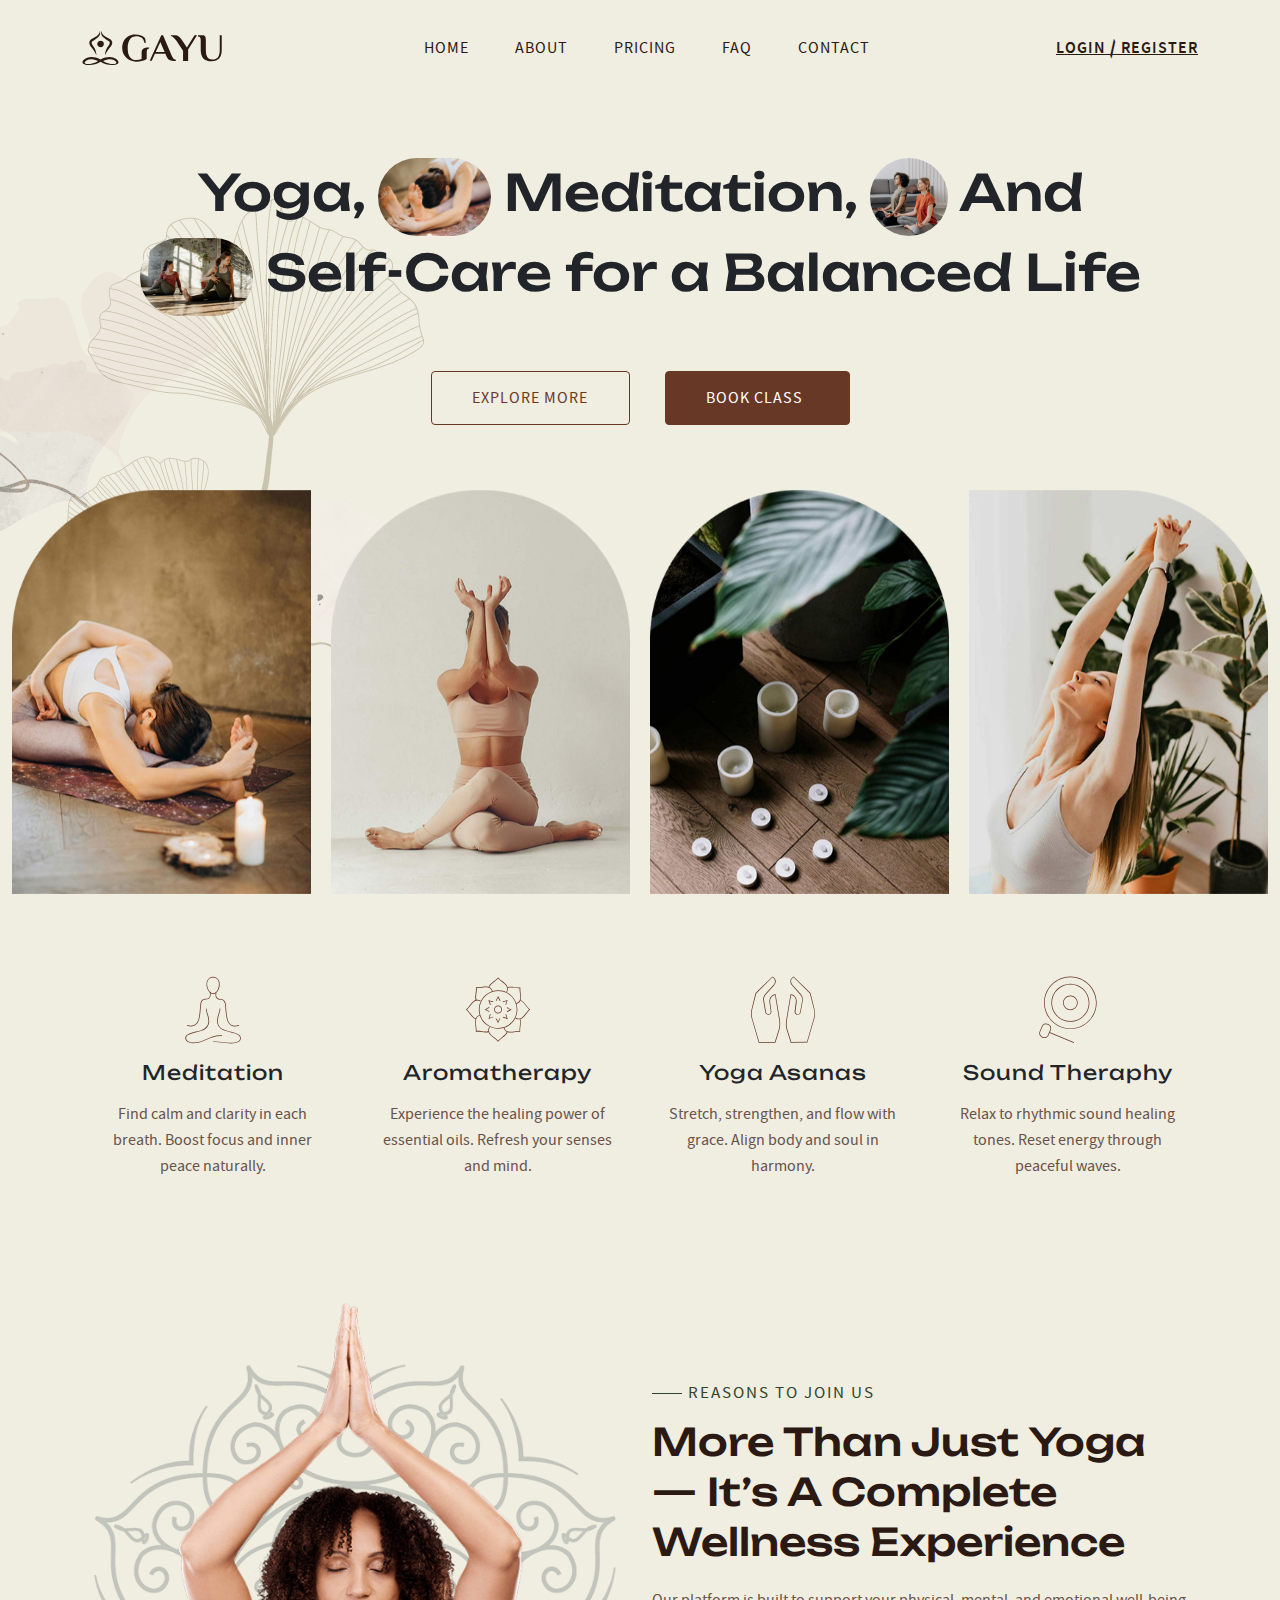
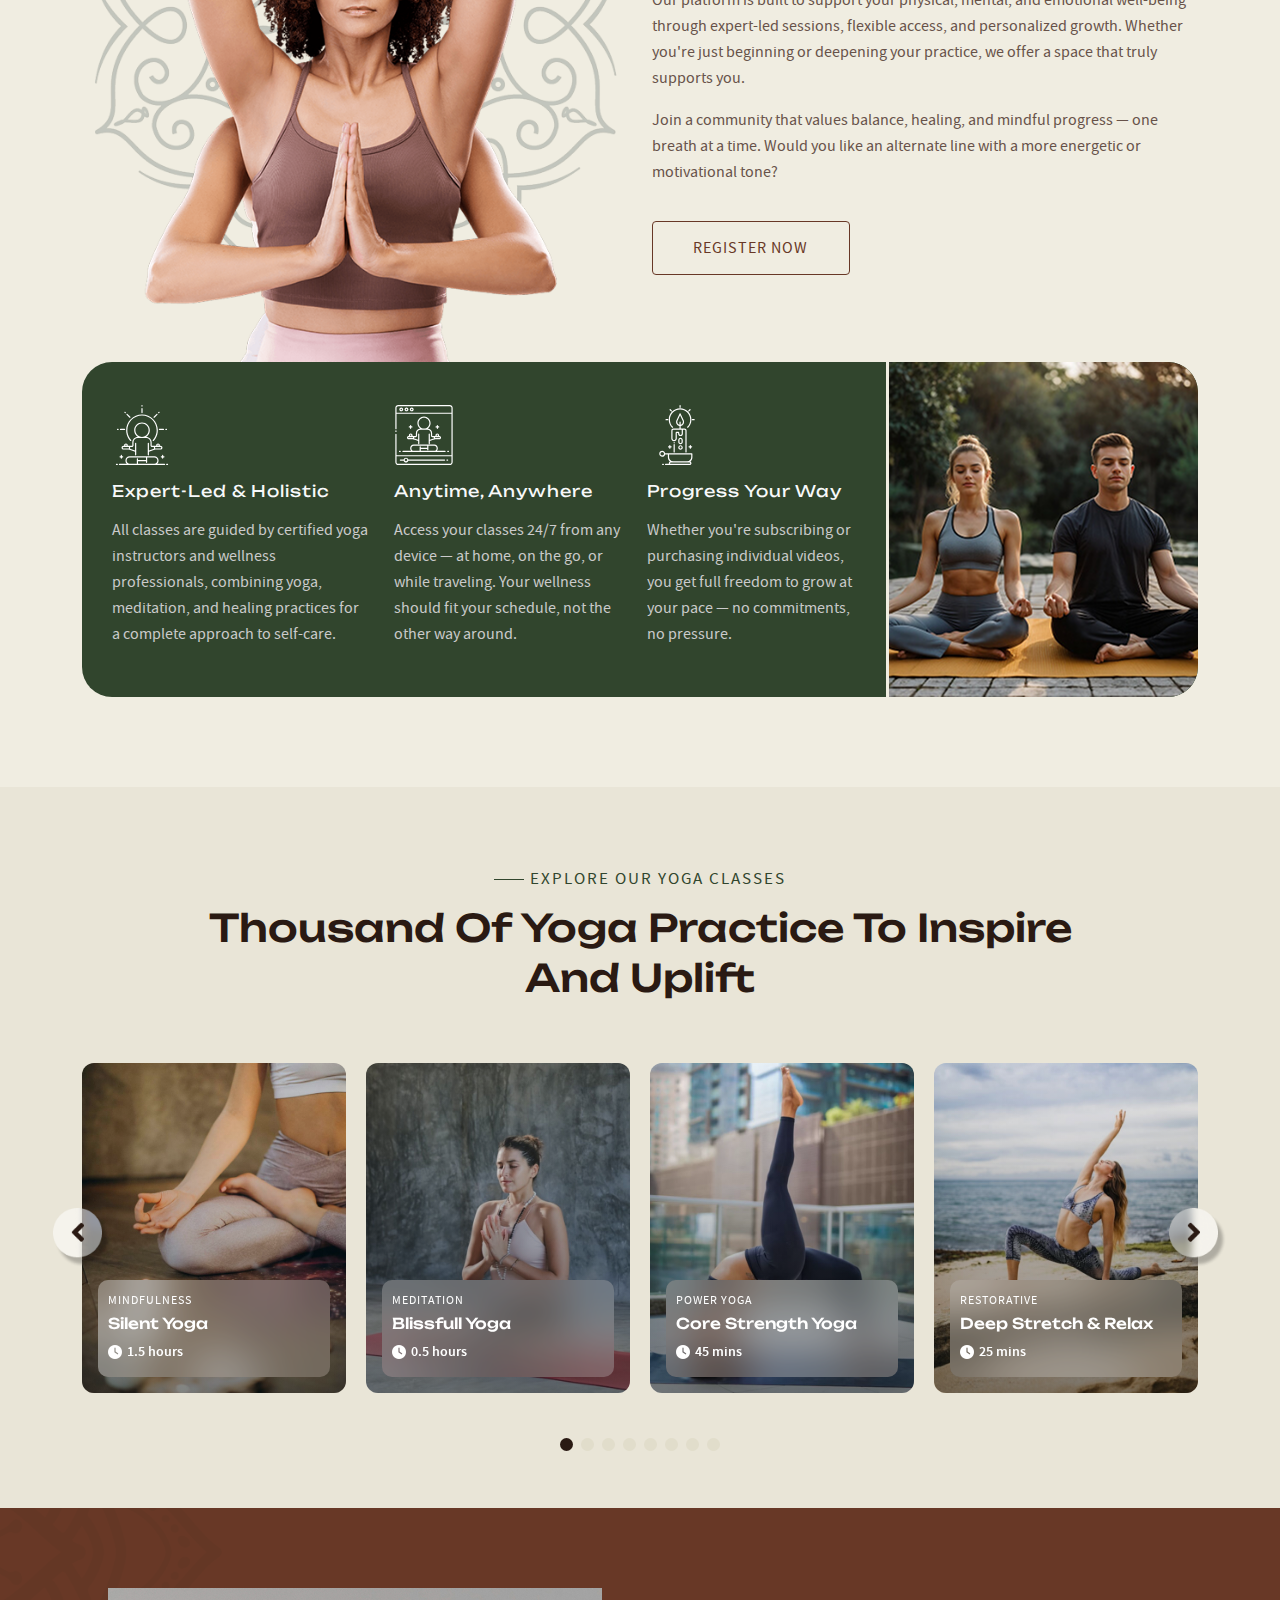
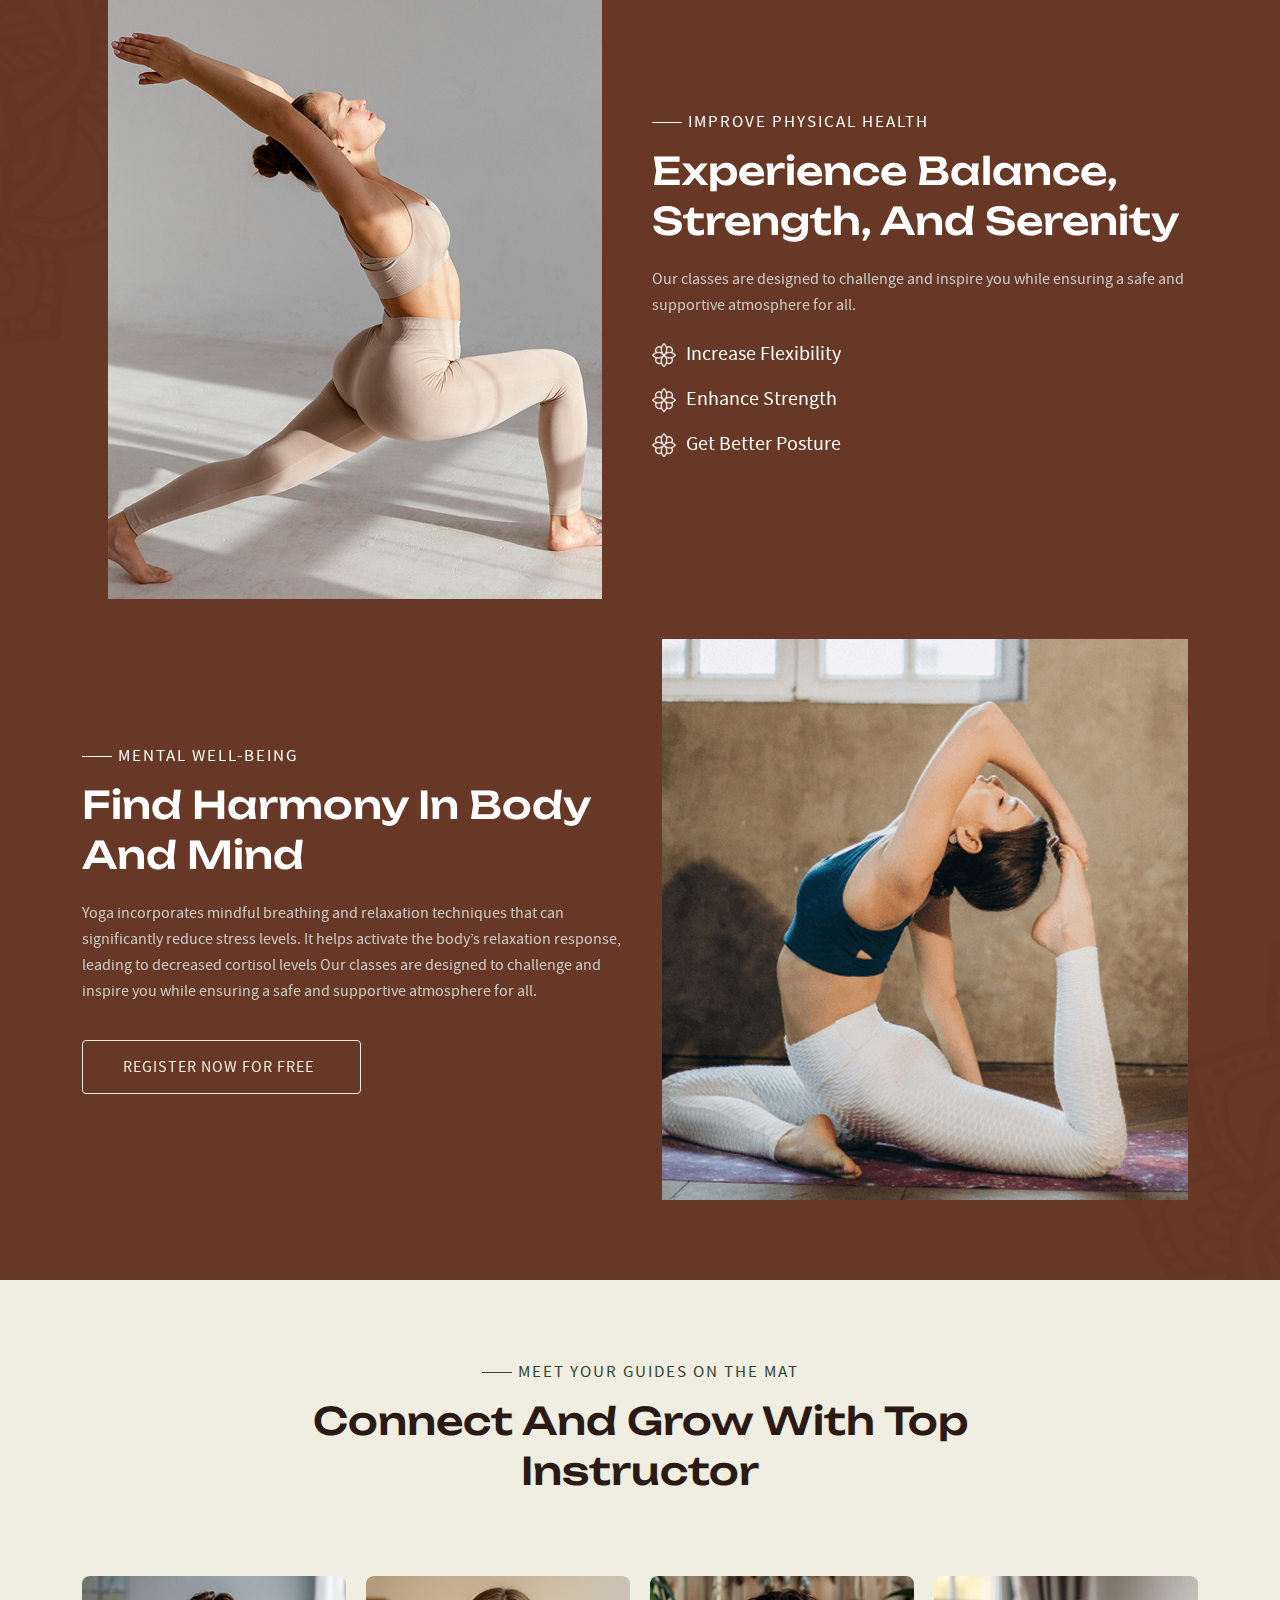
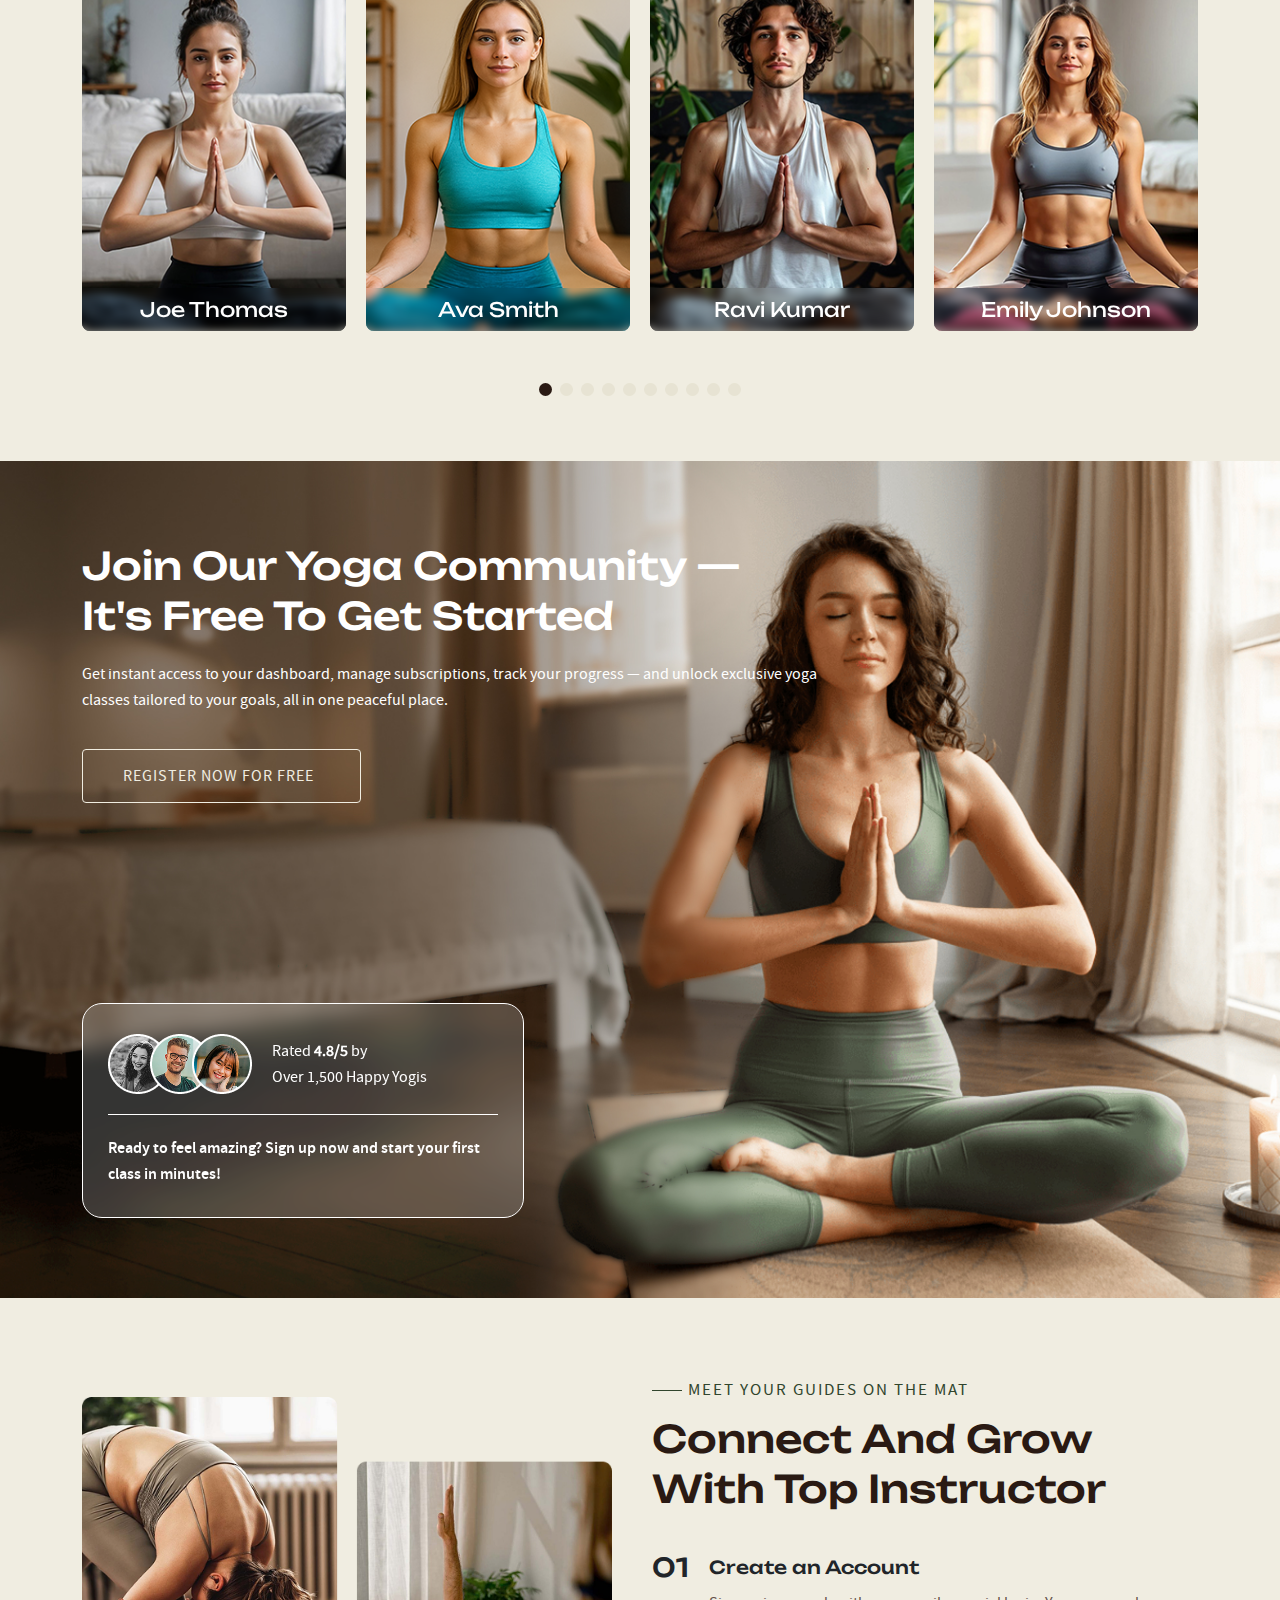
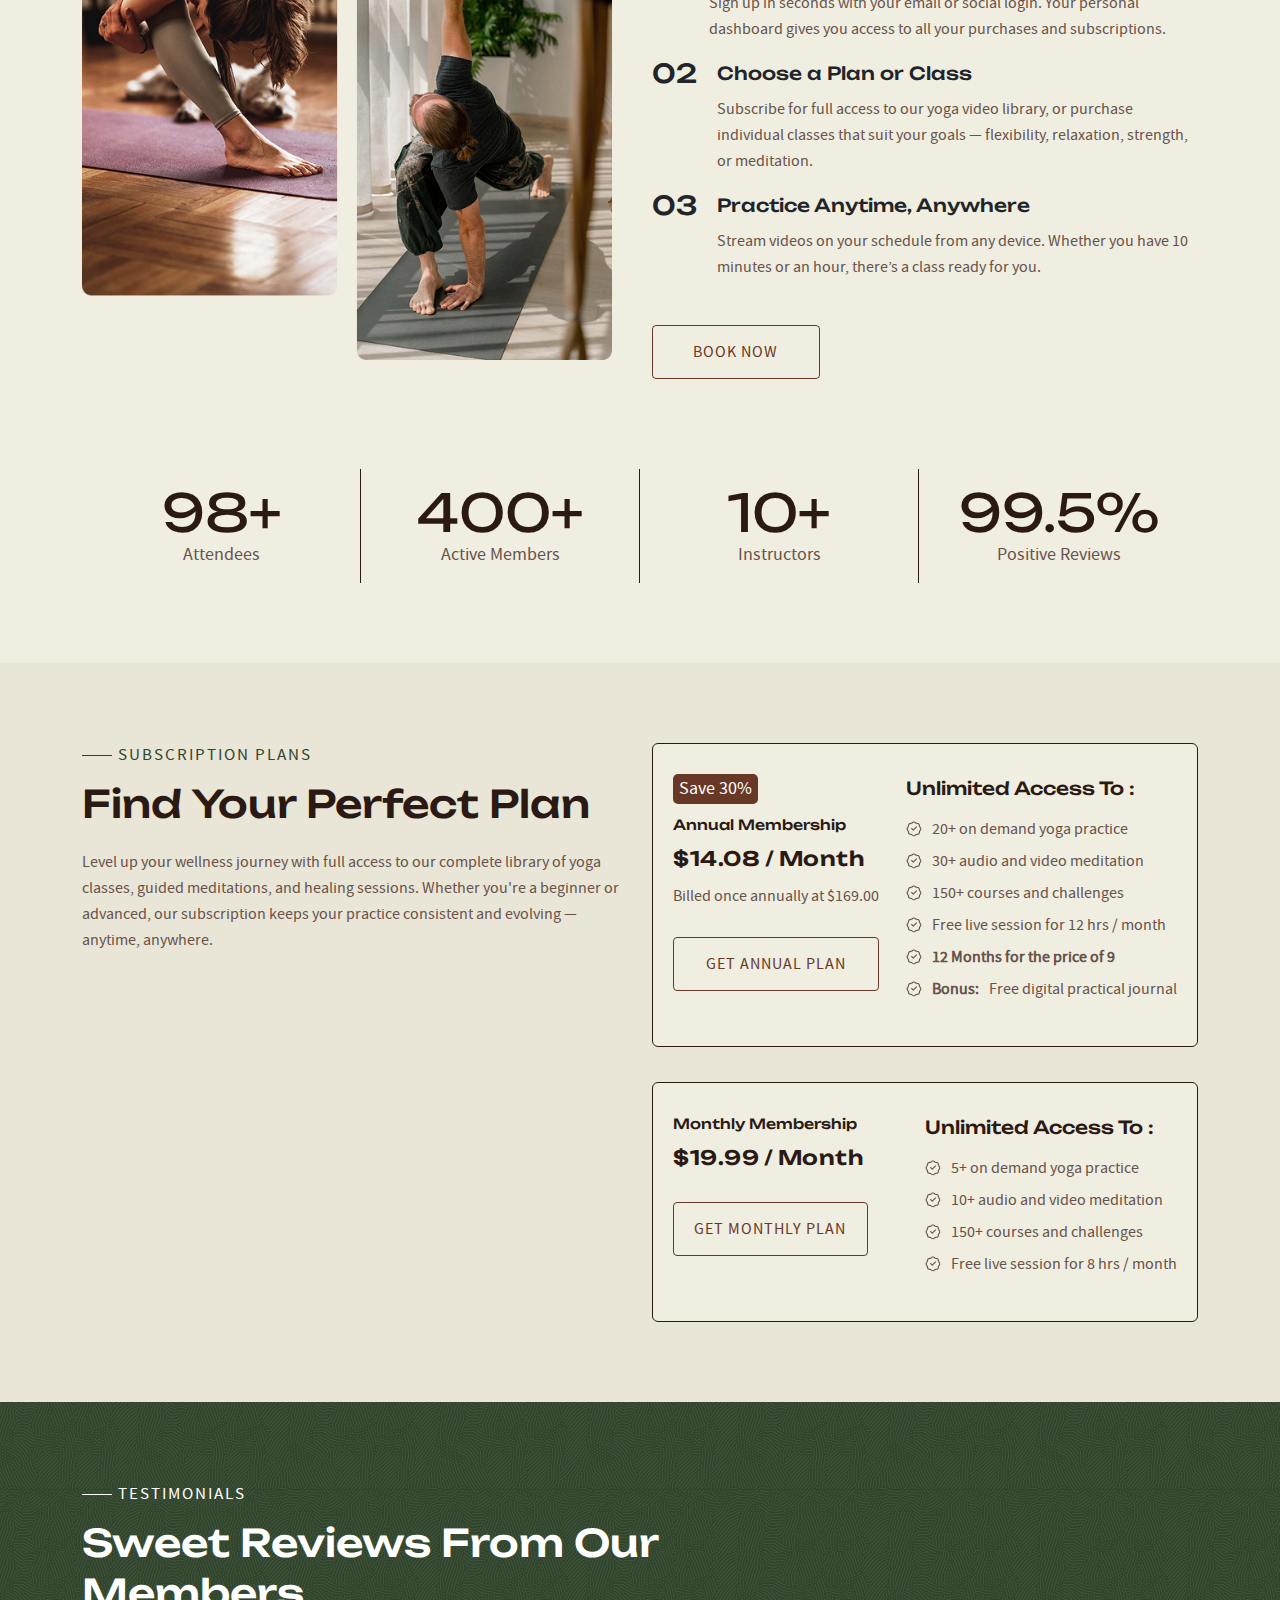
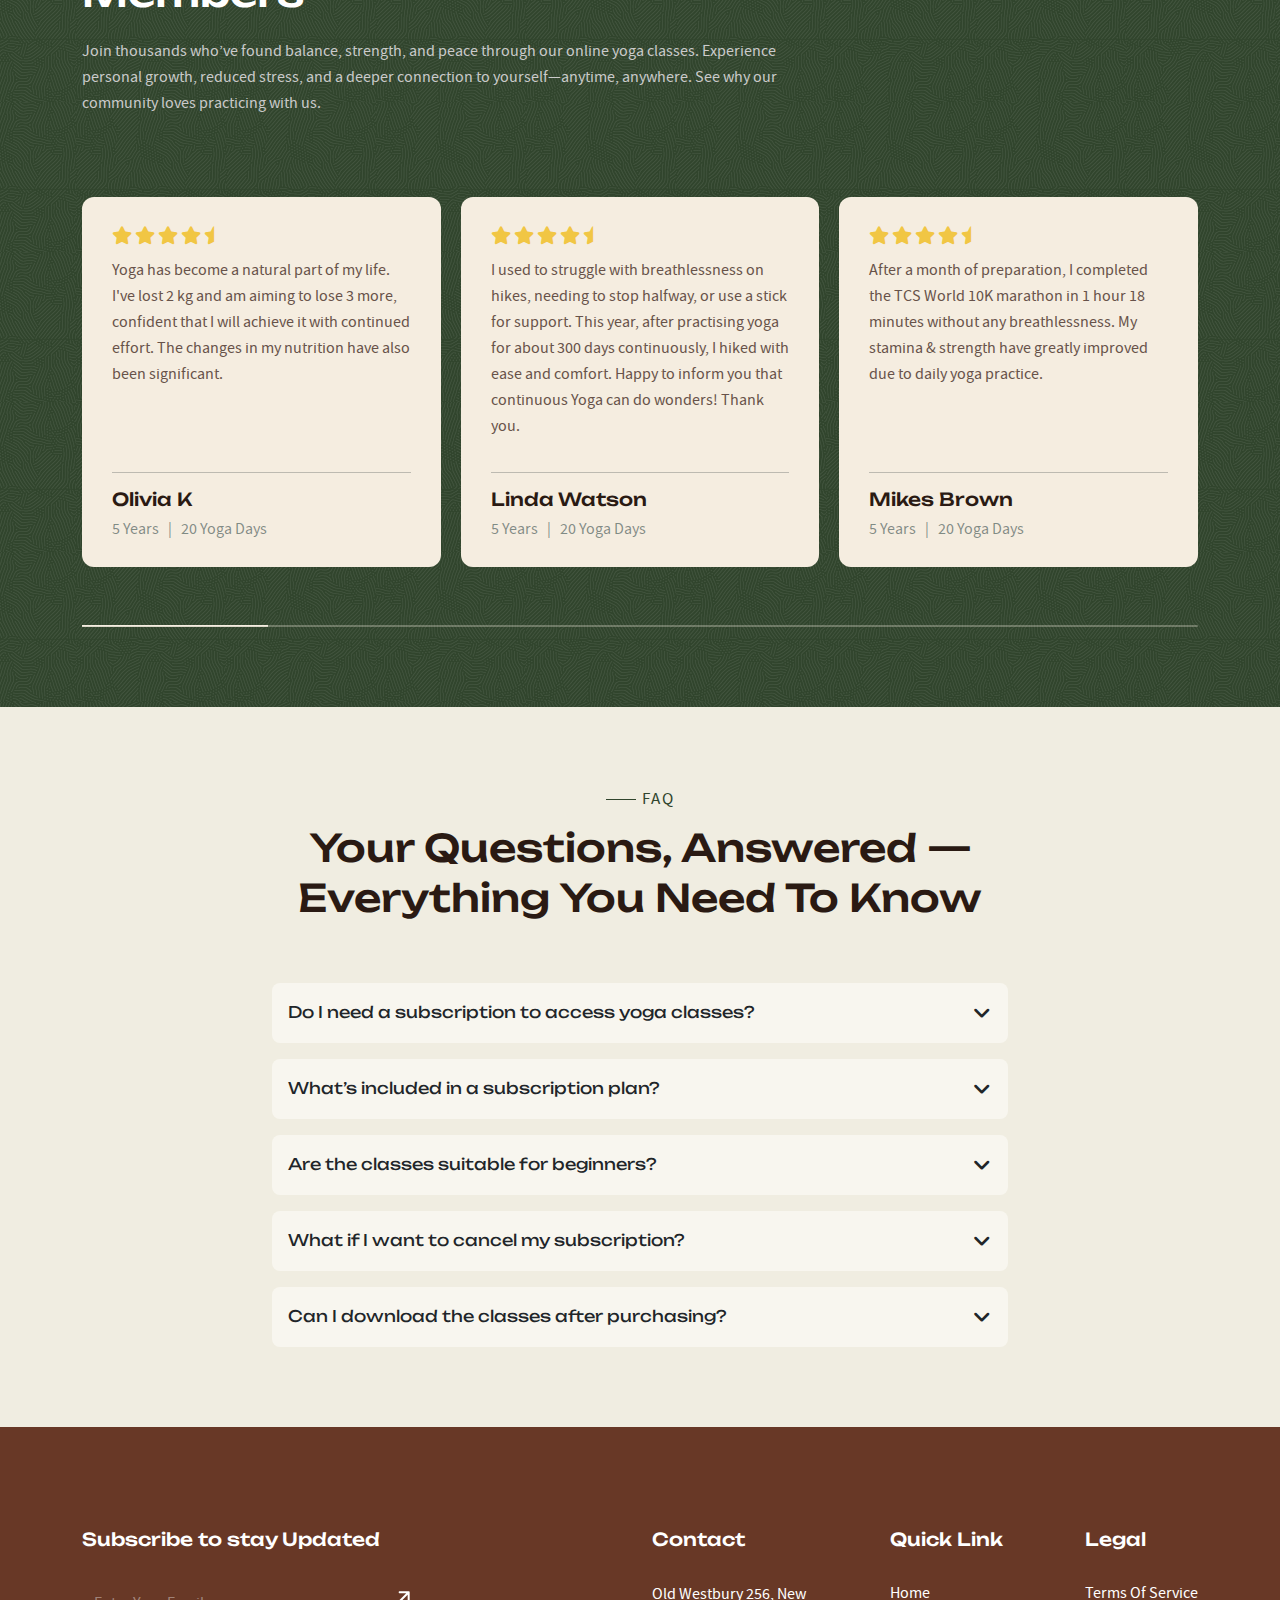
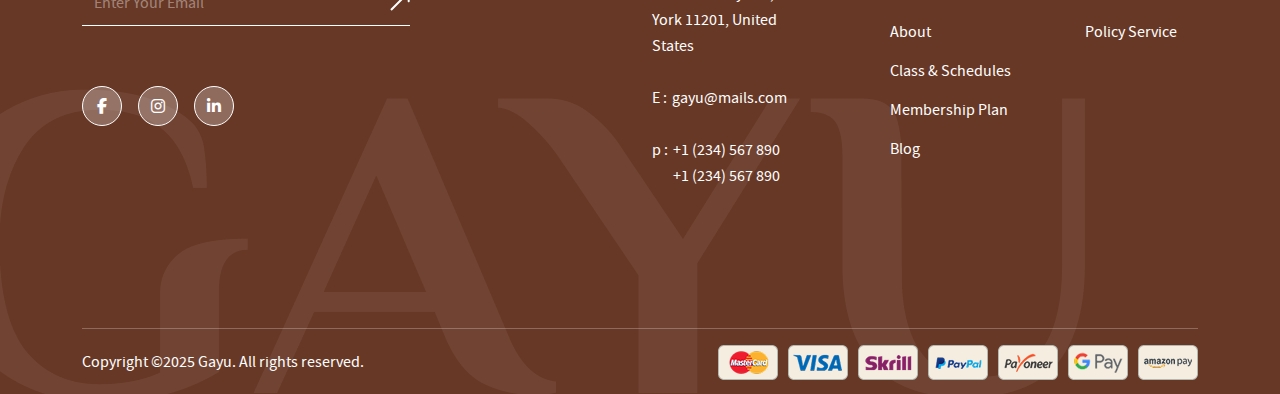
<file: index.html>
<!DOCTYPE html>
<html lang="en">
<head>
  <meta charset="UTF-8" />
  <meta name="viewport" content="width=device-width, initial-scale=1.0" />
  <title>Yoga Studio</title>

  <!-- favicon -->
  <link rel="icon" type="image/png" sizes="32x32" href="assets/images/favicon.png">
  <link rel="apple-touch-icon" sizes="180x180" href="assets/images/apple-touch-icon.png">

  <!-- Bootstrap -->
  <link href="assets/css/bootstrap.min.css" rel="stylesheet" />

  <!-- font-awesome -->
  <link rel="stylesheet" href="https://cdnjs.cloudflare.com/ajax/libs/font-awesome/6.5.0/css/all.min.css" />

  <!-- Swiper's CSS -->
  <link rel="stylesheet" href="https://cdn.jsdelivr.net/npm/swiper@11/swiper-bundle.min.css" />

  <!-- fonts -->
  <link href="https://fonts.googleapis.com/css2?family=Unbounded:wght@200..900&display=swap" rel="stylesheet">

  <!-- custom css -->
  <link href="assets/css/style.css" rel="stylesheet" />
  <link href="assets/css/other_style.css" rel="stylesheet" />
  <link href="assets/css/responsive.css" rel="stylesheet" />



</head>
<body>

  <!-- header -->

  <header class="header">
    <nav class="navbar navbar-expand-lg">
      <div class="container">
        <a class="navbar-brand" href="index.html"><img src="assets/images/logo.svg" alt="Logo" class="img-fluid"></a>
        <button class="navbar-toggler" type="button" data-bs-toggle="collapse" data-bs-target="#mainNav" aria-controls="mainNav" aria-expanded="false" aria-label="Toggle navigation">
          <span class="navbar-toggler-icon"><i class="fa-solid fa-bars"></i></span>
        </button>
        <div class="collapse navbar-collapse" id="mainNav">
          <ul class="navbar-nav mx-auto mb-2 mb-lg-0">
            <li class="nav-item">
              <a class="nav-link active" aria-current="page" href="index.html">Home</a>
            </li>
            <li class="nav-item">
              <a class="nav-link" href="#about">About</a>
            </li>
            <li class="nav-item">
              <a class="nav-link" href="#pricing">Pricing</a>
            </li>
            <li class="nav-item">
              <a class="nav-link" href="#faq">FAQ</a>
            </li>
            <li class="nav-item">
              <a class="nav-link" href="javascript:void(0)">Contact</a>
            </li>
          </ul>
          <div class="nav_right" id="navRightArea">
            <button type="button" class="log_btn" id="loginBtn" data-bs-toggle="modal" data-bs-target="#loginModal">
              Login / Register
            </button>
            <div class="welcome_box d-none" id="userWelcomeBox">
              <span class="welcome_text">Welcome, <span id="userNameDisplay"></span></span>
              <button class="logout_btn" id="logoutBtn" title="Logout"><i class="fa-solid fa-right-from-bracket"></i></button>
            </div>
          </div>        
        </div>
      </div>
    </nav>
  </header>

  <!-- Login Modal -->
  <div class="modal fade" id="loginModal" tabindex="-1" aria-hidden="true">
    <div class="modal-dialog modal-fullscreen">
      <div class="modal-content login-modal-content">
        <div class="modal-body p-0 d-flex">
  
          <div class="login-left d-none d-md-block col-md-6"></div>
  
          <div class="login-right col-12 col-md-6 d-flex flex-column justify-content-center align-items-center position-relative p-5">
           
            <button type="button" class="btn-close position-absolute top-0 end-0 m-4" data-bs-dismiss="modal" aria-label="Close"></button>
  
            <div class="login-form-box w-100" style="max-width: 400px;">
              <h2 class="text-center mb-4">Welcome Back</h2>
              <form id="loginForm" class="mt-md-5">
                <!-- Username or Email -->
                <div class="frm_wrapper">
                  <label for="usernameLogin" class="form-label">Username or Email</label>
                  <input
                    type="text"
                    class="form-control"
                    id="usernameLogin"
                    placeholder="Enter your email or username"
                    autocomplete="username"
                  />
                  <div id="usernameLoginError" class="text-danger small mt-1"></div>
                </div>
              
                <!-- Password -->
                <div class="frm_wrapper">
                  <label for="passwordLogin" class="form-label">Password</label>
                  <input
                    type="password"
                    class="form-control"
                    id="passwordLogin"
                    placeholder="Enter your password"
                    autocomplete="current-password"
                  />
                  <div id="passwordLoginError" class="text-danger small mt-1"></div>
                </div>
              
                <!-- Remember Me -->
                <div class="frm_wrapper form-check">
                  <input
                    type="checkbox"
                    class="form-check-input"
                    id="rememberMe"
                  />
                  <label class="form-check-label" for="rememberMe">Remember me</label>
                </div>
              
                <!-- Submit Button -->
                <button type="submit" class="main_btn w-100 mt-3">Login <i class="fa-solid fa-arrow-right-long"></i></button>
              
                <!-- Register Link -->
                <div class="text-center mt-3 dont_box">
                  <p><small>Don't have an account? <a href="register.html">Register here</a></small></p>
                </div>
              </form>
              
            </div>
          </div>
  
        </div>
      </div>
    </div>
  </div>

  <!-- ===================== -->

  <!-- hero section -->

  <section class="hero_sec">
    <img src="assets/images/main-home-offset-img 1.png" class="hero_bg_overlay img-fluid" >
    <div class="container-fluid">
      <div class="hero_text_wrapper">
        <div class="htw_cntn text-center">
          <h1>Yoga, <span><img src="assets/images/yoga.png" alt="" class="img-fluid"></span> Meditation, <span><img src="assets/images/meditation.png" alt="" class="img-fluid"></span> And <br><span><img src="assets/images/image 5.png" alt="" class="img-fluid"></span> Self-Care for a Balanced Life </h1>
          <div class="htw_btn d-flex align-items-center justify-content-center">
            <a href="#about" class="main_btn">Explore More <i class="fa-solid fa-arrow-right-long"></i></a>
            <a href="#pricing" class="solid_btn">Book Class <i class="fa-solid fa-arrow-right-long"></i></a>
          </div>
        </div>
      </div>
      <div class="hero_img_wrapper">
        <div class="swiper heroImageSwiper">
          <div class="swiper-wrapper">
            <div class="swiper-slide"><img src="assets/images/hero_image1.png" alt="" class="img-fluid"/></div>
            <div class="swiper-slide"><img src="assets/images/hero_image2.png" alt="" class="img-fluid"/></div>
            <div class="swiper-slide"><img src="assets/images/hero_image3.png" alt="" class="img-fluid"/></div>
            <div class="swiper-slide"><img src="assets/images/hero_image4.png" alt="" class="img-fluid"/></div>
          </div>
        </div>
      </div>
    </div>
  </section>

  <!-- ===================== -->

  <!-- section 3 -->

  <section class="bnr_next">
    <div class="container">
      <div class="row">
        <div class="col-lg-3 col-md-6 col-12">
          <div class="bnrn_box">
            <img src="assets/images/meditation.svg" alt="">
            <h3>Meditation</h3>
            <p>Find calm and clarity in each breath. Boost focus and inner peace naturally.</p>
          </div>
        </div>
        <div class="col-lg-3 col-md-6 col-12">
          <div class="bnrn_box">
            <img src="assets/images/aeroma.svg" alt="">
            <h3>Aromatherapy</h3>
            <p>Experience the healing power of essential oils. Refresh your senses and mind.</p>
          </div>
        </div>
        <div class="col-lg-3 col-md-6 col-12">
          <div class="bnrn_box">
            <img src="assets/images/yoga.svg" alt="">
            <h3>Yoga Asanas</h3>
            <p>Stretch, strengthen, and flow with grace. Align body and soul in harmony.</p>
          </div>
        </div>
        <div class="col-lg-3 col-md-6 col-12">
          <div class="bnrn_box">
            <img src="assets/images/sound.svg" alt="">
            <h3>Sound Theraphy</h3>
            <p>Relax to rhythmic sound healing tones. Reset energy through peaceful waves.</p>
          </div>
        </div>
      </div>
    </div>
  </section>

  <!-- ===================== -->

  <!-- about section -->

  <section class="about_section pb-90" id="about">
    <div class="abt_fst">
      <div class="container">
        <div class="row align-items-center">
          <div class="col-lg-6 col-12">
            <div class="abt_img">
              <img src="assets/images/reason_left.png" alt="about_img" class="img-fluid">
            </div>
          </div>
          <div class="col-lg-6 col-12">
            <div class="abt_cntn">
              <p class="subheading">Reasons to Join Us</p>
              <h2 class="heading">More Than Just Yoga — It’s a Complete Wellness Experience</h2>
              <p>Our platform is built to support your physical, mental, and emotional well-being through expert-led sessions, flexible access, and personalized growth. Whether you're just beginning or deepening your practice, we offer a space that truly supports you.</p>
              <p>Join a community that values balance, healing, and mindful progress — one breath at a time.
                Would you like an alternate line with a more energetic or motivational tone?</p>
              
              <a href="register.html" class="main_btn">Register Now <i class="fa-solid fa-arrow-right-long"></i></a>
            </div>
          </div>
        </div>
      </div>
    </div>
    <div class="abt_secnd">
      <div class="container">
        <div class="abt_secnd_wrapper">
          <div class="abtsw_text">
            <div class="abtsw_box">
              <img src="assets/images/holistic.svg" alt=""> 
              <h3 class="text-light">Expert-Led & Holistic</h3>
              <p class="para_light">All classes are guided by certified yoga instructors and wellness professionals, combining yoga, meditation, and healing practices for a complete approach to self-care.</p>
            </div>
            <div class="abtsw_box">
              <img src="assets/images/anytime.svg" alt=""> 
              <h3 class="text-light">Anytime, Anywhere</h3>
              <p class="para_light">Access your classes 24/7 from any device — at home, on the go, or while traveling. Your wellness should fit your schedule, not the other way around.</p>
            </div>
            <div class="abtsw_box">
              <img src="assets/images/progress.svg" alt=""> 
              <h3 class="text-light">Progress Your Way</h3>
              <p class="para_light">Whether you're subscribing or purchasing individual videos, you get full freedom to grow at your pace — no commitments, no pressure.</p>
            </div>
          </div>
          <div class="abtsw_img">
            <img src="assets/images/3r.png" alt="">
          </div>
        </div>
      </div>
    </div>
  </section>
     
  <!-- ===================== -->

  <!-- explore section -->

  <section class="explore_sec pb-90-60">
    <div class="container">
      <div class="sec_head text-center">
        <p class="subheading">Explore Our Yoga Classes</p>
        <h2 class="heading">Thousand Of yoga practice to inspire <br>and uplift</h2>
      </div>

        <div class="explore_wrapper">
          <div class="swiper exploreSwiper">
            <div class="swiper-wrapper" id="yogaSwiperWrapper">
              <!-- Slides will be injected dynamically -->
            </div>
            <div class="swiper-pagination"></div>
          </div>
          <div class="swiper-button-next"></div>
          <div class="swiper-button-prev"></div>
        </div>

      
    </div>
  </section>

  <!-- ===================== -->

  <!-- improve section -->

  <section class="improve_section p-90">
    <div class="container">
      <div class="improve_top">
        <div class="row align-items-center">
          <div class="col-lg-6 col-12">
            <div class="ip_img text-center">
              <img src="assets/images/iph.jpg" alt="" class="img-fluid">
            </div>
          </div>
          <div class="col-lg-6 col-12">
            <div class="ip_text">
              <p class="subheading text-white">Improve Physical Health</p>
              <h2 class="heading text-white">Experience Balance, Strength, and Serenity</h2>
              <p class="para_light">Our classes are designed to challenge and inspire you while ensuring a safe and supportive atmosphere for all.</p>
              <ul>
                <li class="text-white"><img src="assets/images/flower.svg">Increase Flexibility</li>
                <li class="text-white"><img src="assets/images/flower.svg">Enhance Strength</li>
                <li class="text-white"><img src="assets/images/flower.svg">Get Better Posture</li>
              </ul>
            </div>
          </div>
        </div>
      </div>
      <div class="improve_bottom">
        <div class="row align-items-center">
          <div class="col-lg-6 col-12">
            <div class="ip_text">
              <p class="subheading text-white">Mental Well-Being</p>
              <h2 class="heading text-white">Find Harmony in Body and Mind</h2>
              <p class="para_light">Yoga incorporates mindful breathing and relaxation techniques that can significantly reduce stress levels. It helps activate the body’s relaxation response, leading to decreased cortisol levels Our classes are designed to challenge and inspire you while ensuring a safe and supportive atmosphere for all.</p>
              <a href="register.html" class="secnd_btn">Register now for free <i class="fa-solid fa-arrow-right-long"></i></a>
            </div>
          </div>
          <div class="col-lg-6 col-12">
            <div class="ip_img text-center">
              <img src="assets/images/fhbam.jpg" alt="" class="img-fluid">
            </div>
          </div>
        </div>
      </div>
    </div>
  </section>

  <!-- ===================== -->

  <!-- trainer section -->

  <section class="trainer_sec pb-90-60">
    <div class="container">
      <div class="sec_head text-center">
        <p class="subheading">Meet Your Guides on the Mat</p>
        <h2 class="heading">Connect and grow with top <br>instructor</h2>
      </div>
      <div class="trainer_wrapper">
        <div class="swiper trainerSwiper">
          <div class="swiper-wrapper" id="trainerSwiperWrapper">
             
          </div>
          <div class="swiper-pagination"></div>
        </div>
      </div>
    </div>
  </section>


  <!-- ===================== -->

  <!-- community section -->
   
  <section class="community_section p-90">
    <div class="container">
      <div class="row">
        <div class="col-lg-8 col-md-10 col-12">
          <div class="community_wrapper">
            <div class="community_top">
              <h2 class="heading text-white">Join Our Yoga Community — It's Free to Get Started</h2>
              <p class="text-white">Get instant access to your dashboard, manage subscriptions, track your progress — and unlock exclusive yoga classes tailored to your goals, all in one peaceful place.</p>
              <a href="register.html" class="secnd_btn">Register now for free <i class="fa-solid fa-arrow-right-long"></i></a>
            </div>
            <div class="community_bottom">
              <div class="community_rating_box">
                <img src="assets/images/user.png" alt="" class="img-fluid">
                <p class="text-white">Rated <strong>4.8/5</strong> by <br>
                  Over 1,500 Happy Yogis</p>
              </div>
              <div class="community_rating_text">
                <p class="text-white">Ready to feel amazing? Sign up now and start your first class in minutes!</p>
              </div>
            </div>
          </div>
        </div>
      </div>
    </div>
  </section>

   <!-- ===================== -->
    
   <!-- how it work section -->

   <section class="hiw_section p-90">
    <div class="container">
      <div class="hiw_top">
        <div class="row align-items-center">
          <div class="col-lg-6 col-12">
            <div class="hiw_img">
              <img src="assets/images/how_works.png" alt="">
            </div>
          </div>
          <div class="col-lg-6 col-12">
            <div class="hiw_cntn">
              <p class="subheading">Meet Your Guides on the Mat</p>
              <h2 class="heading">Connect and grow with top instructor</h2>
              <div class="hiw_wrapper">
                <div class="hiw_box">
                  <span class="hiw_number">01</span>
                  <div class="hiw_text">
                    <h3>Create an Account</h3>
                    <p>Sign up in seconds with your email or social login. Your personal dashboard gives you access to all your purchases and subscriptions.</p>
                  </div>
                </div>
                <div class="hiw_box">
                  <span class="hiw_number">02</span>
                  <div class="hiw_text">
                    <h3>Choose a Plan or Class</h3>
                    <p>Subscribe for full access to our yoga video library, or purchase individual classes that suit your goals — flexibility, relaxation, strength, or meditation.</p>
                  </div>
                </div>
                <div class="hiw_box">
                  <span class="hiw_number">03</span>
                  <div class="hiw_text">
                    <h3>Practice Anytime, Anywhere</h3>
                    <p>Stream videos on your schedule from any device. Whether you have 10 minutes or an hour, there’s a class ready for you.</p>
                  </div>
                </div>
              </div>
              <a href="register.html" class="main_btn">Book Now <i class="fa-solid fa-arrow-right-long"></i></a>
            </div>
          </div>
        </div>
      </div>
      <div class="hiw_btm">
        <div class="hiwbtm_wrapper">
          <div class="hiw_count_box">
            <h2>98+</h2>
            <span>Attendees</span>
          </div>
          <div class="hiw_count_box">
            <h2>400+</h2>
            <span>Active Members</span>
          </div>
          <div class="hiw_count_box">
            <h2>10+</h2>
            <span>Instructors</span>
          </div>
          <div class="hiw_count_box">
            <h2>99.5%</h2>
            <span>Positive Reviews</span>
          </div>
        </div>
      </div>
    </div>
   </section>

   <!-- ===================== -->

   <!-- subscription section -->

   <section class="subscription_section p-90" id="pricing">
    <div class="container">
      <div class="row">
        <div class="col-xl-6 col-lg-4 col-12">
          <div class="subscriptoion_left">
            <p class="subheading">Subscription Plans</p>
            <h2 class="heading">Find your perfect plan</h2>
            <p>Level up your wellness journey with full access to our complete library of yoga classes, guided meditations, and healing sessions. Whether you're a beginner or advanced, our subscription keeps your practice consistent and evolving — anytime, anywhere.</p>
          </div>
        </div>
        <div class="col-xl-6 col-lg-8 col-12">
          <div class="subscription_right">
            <div class="subscription_box">
              <div class="subscription_abt">
                <span class="discount_tag">Save 30%</span>
                <h5 class="subscrp_type">Annual Membership</h5>
                <h2 class="subscrp_price">$14.08 / Month</h2>
                <p class="yearly_subs">Billed once annually at <span class="yearly_amnt">$169.00</span></p>
                <a href="#" class="main_btn buy-plan-btn" data-plan="annual">Get Annual Plan <i class="fa-solid fa-arrow-right-long"></i></a>
              </div>
              <div class="subscription_details">
                <h4>Unlimited Access To :</h4>
                <ul>
                  <li><img src="assets/images/check.svg" alt="">20+ on demand yoga practice</li>
                  <li><img src="assets/images/check.svg" alt="">30+ audio and video meditation</li>
                  <li><img src="assets/images/check.svg" alt="">150+ courses and challenges</li>
                  <li><img src="assets/images/check.svg" alt="">Free live session for  12 hrs / month</li>
                  <li><img src="assets/images/check.svg" alt=""><b>12 Months for the price of 9</b></li>
                  <li><img src="assets/images/check.svg" alt=""><b>Bonus:</b> Free digital practical journal</li>
                </ul>
              </div>
            </div>
            <div class="subscription_box">
              <div class="subscription_abt">
                <!-- <span class="discount_tag">Save 30%</span> -->
                <h5 class="subscrp_type">Monthly Membership</h5>
                <h2 class="subscrp_price">$19.99 / Month</h2>
                <!-- <p class="yearly_subs">Billed once annually at <span class="yearly_amnt">$169.00</span></p> -->
                <a href="#" class="main_btn buy-plan-btn" data-plan="monthly">Get Monthly Plan <i class="fa-solid fa-arrow-right-long"></i></a>
              </div>
              <div class="subscription_details">
                <h4>Unlimited Access To :</h4>
                <ul>
                  <li><img src="assets/images/check.svg" alt="">5+ on demand yoga practice</li>
                  <li><img src="assets/images/check.svg" alt="">10+ audio and video meditation</li>
                  <li><img src="assets/images/check.svg" alt="">150+ courses and challenges</li>
                  <li><img src="assets/images/check.svg" alt="">Free live session for 8 hrs / month </li>
                </ul>
              </div>
            </div>
          </div>
        </div>
      </div>
    </div>
   </section>


    <!-- ===================== -->

    <!-- testimonials section -->

    <section class="testimonial_section p-90">
      <div class="container">
        <div class="row">
          <div class="col-lg-8 col-md-10 col-12">
            <div class="sec_head">
              <p class="subheading text-white">Testimonials</p>
              <h2 class="heading text-white">Sweet Reviews From Our Members</h2>
              <p class="para_light">Join thousands who’ve found balance, strength, and peace through our online yoga classes. Experience personal growth, reduced stress, and a deeper connection to yourself—anytime, anywhere. See why our community loves practicing with us.</p>
            </div>
          </div>
        </div>
        <div class="testimonial_wrapper">
          <div class="swiper reviewSwiper">
            <div class="swiper-wrapper" id="testimoniSwiperWrapper">
              <div class="swiper-slide">
                <div class="review_box">
                  <div class="reviewbox_top">
                    <div class="rb_star">
                      <i class="fa-solid fa-star"></i>
                      <i class="fa-solid fa-star"></i>
                      <i class="fa-solid fa-star"></i>
                      <i class="fa-solid fa-star"></i>
                      <i class="fa-solid fa-star-half"></i>
                    </div>
                    <p class="rb_text">
                      Yoga has become a natural part of my life. I've lost 2 kg and am aiming to lose 3 more, confident that I will achieve it with continued effort. The changes in my nutrition have also been significant.
                    </p>
                  </div>
                  <div class="reviewbox_bottom">
                    <hr>
                  <div class="rb_user_det">
                    <h5>Olivia K</h5>
                    <span>5 Years &nbsp; | &nbsp; 20 Yoga Days</span>
                  </div>
                  </div>
                </div>
              </div>
              <div class="swiper-slide">
                <div class="review_box">
                  <div class="reviewbox_top">
                  <div class="rb_star">
                    <i class="fa-solid fa-star"></i>
                    <i class="fa-solid fa-star"></i>
                    <i class="fa-solid fa-star"></i>
                    <i class="fa-solid fa-star"></i>
                    <i class="fa-solid fa-star-half"></i>
                  </div>
                  <p class="rb_text">
                    I used to struggle with breathlessness on hikes, needing to stop halfway, or use a stick for support. This year, after practising yoga for about 300 days continuously, I hiked with ease and comfort. Happy to inform you that continuous Yoga can do wonders! Thank you.
                  </p>
                  </div>
                <div class="reviewbox_bottom">
                  <hr>
                  <div class="rb_user_det">
                    <h5>Linda Watson</h5>
                    <span>5 Years &nbsp; | &nbsp; 20 Yoga Days</span>
                  </div>
                </div>
                </div>
              </div>
              <div class="swiper-slide">
                <div class="review_box">
                  <div class="reviewbox_top">
                  <div class="rb_star">
                    <i class="fa-solid fa-star"></i>
                    <i class="fa-solid fa-star"></i>
                    <i class="fa-solid fa-star"></i>
                    <i class="fa-solid fa-star"></i>
                    <i class="fa-solid fa-star-half"></i>
                  </div>
                  <p class="rb_text">
                    After a month of preparation, I completed the TCS World 10K marathon in 1 hour 18 minutes without any breathlessness. My stamina & strength have greatly improved due to daily yoga practice.
                  </p>
                  </div>
                  <div class="reviewbox_bottom">
                  <hr>
                  <div class="rb_user_det">
                    <h5>Mikes Brown</h5>
                    <span>5 Years &nbsp; | &nbsp; 20 Yoga Days</span>
                  </div>
                  </div>
                </div>
              </div>
              <div class="swiper-slide">
                <div class="review_box">
                  <div class="reviewbox_top">
                  <div class="rb_star">
                    <i class="fa-solid fa-star"></i>
                    <i class="fa-solid fa-star"></i>
                    <i class="fa-solid fa-star"></i>
                    <i class="fa-solid fa-star"></i>
                    <i class="fa-solid fa-star-half"></i>
                  </div>
                  <p class="rb_text">
                    Yoga has become a natural part of my life. I've lost 2 kg and am aiming to lose 3 more, confident that I will achieve it with continued effort. The changes in my nutrition have also been significant.
                  </p>
                  </div>
                  <div class="reviewbox_bottom">
                  <hr>
                  <div class="rb_user_det">
                    <h5>Jhon C</h5>
                    <span>5 Years &nbsp; | &nbsp; 20 Yoga Days</span>
                  </div>
                  </div>
                </div>
              </div>
              <div class="swiper-slide">
                <div class="review_box">
                  <div class="reviewbox_top">
                  <div class="rb_star">
                    <i class="fa-solid fa-star"></i>
                    <i class="fa-solid fa-star"></i>
                    <i class="fa-solid fa-star"></i>
                    <i class="fa-solid fa-star"></i>
                    <i class="fa-solid fa-star-half"></i>
                  </div>
                  <p class="rb_text">
                    I used to struggle with breathlessness on hikes, needing to stop halfway, or use a stick for support. This year, after practising yoga for about 300 days continuously, I hiked with ease and comfort. Happy to inform you that continuous Yoga can do wonders! Thank you.
                  </p>
                  </div>
                  <div class="reviewbox_bottom">
                  <hr>
                  <div class="rb_user_det">
                    <h5>Juila C</h5>
                    <span>5 Years &nbsp; | &nbsp; 20 Yoga Days</span>
                  </div>
                  </div>
                </div>
              </div>
              <div class="swiper-slide">
                <div class="review_box">
                  <div class="reviewbox_top">
                  <div class="rb_star">
                    <i class="fa-solid fa-star"></i>
                    <i class="fa-solid fa-star"></i>
                    <i class="fa-solid fa-star"></i>
                    <i class="fa-solid fa-star"></i>
                    <i class="fa-solid fa-star-half"></i>
                  </div>
                  <p class="rb_text">
                    After a month of preparation, I completed the TCS World 10K marathon in 1 hour 18 minutes without any breathlessness. My stamina & strength have greatly improved due to daily yoga practice.
                  </p>
                  </div>
                  <div class="reviewbox_bottom">
                  <hr>
                  <div class="rb_user_det">
                    <h5>Randy O</h5>
                    <span>5 Years &nbsp; | &nbsp; 20 Yoga Days</span>
                  </div>
                  </div>
                </div>
              </div>
            </div>
            <div class="swiper-pagination"></div>
          </div>
         
        
        </div>
      </div>
    </section>

    <!-- ===================== -->

     <!-- FAQ section -->

     <section class="faq_section p-90" id="faq">
      <div class="container">
        <div class="sec_head text-center">
          <p class="subheading">FAQ</p>
          <h2 class="heading">Your Questions, Answered — <br>Everything You Need to Know</h2>
        </div>
        <div class="faq_wrapper">
          <div class="row justify-content-center">
            <div class="col-xl-8 col-lg-10 col-12">
              <div class="faq_inner">
                <div class="accordion" id="gayuaccordian">
                  <div class="accordion-item">
                    <h2 class="accordion-header" id="headingOne">
                      <button class="accordion-button collapsed" type="button" data-bs-toggle="collapse" data-bs-target="#collapseOne" aria-expanded="true" aria-controls="collapseOne">
                        Do I need a subscription to access yoga classes?
                      </button>
                    </h2>
                    <div id="collapseOne" class="accordion-collapse collapse" aria-labelledby="headingOne" data-bs-parent="#gayuaccordian">
                      <div class="accordion-body">
                        Yes, a subscription is needed to access our full range of yoga classes. Once subscribed, you get unlimited access to all videos, including beginner to advanced levels, guided programs, and new weekly uploads.
                      </div>
                    </div>
                  </div>
                  <div class="accordion-item">
                    <h2 class="accordion-header" id="headingTwo">
                      <button class="accordion-button collapsed" type="button" data-bs-toggle="collapse" data-bs-target="#collapseTwo" aria-expanded="false" aria-controls="collapseTwo">
                        What’s included in a subscription plan?
                      </button>
                    </h2>
                    <div id="collapseTwo" class="accordion-collapse collapse" aria-labelledby="headingTwo" data-bs-parent="#gayuaccordian">
                      <div class="accordion-body">
                        Your subscription gives you unlimited access to all yoga classes, guided programs, and weekly new uploads. It also includes expert-led sessions, practice calendars, and the flexibility to stream anytime on any device.
                      </div>
                    </div>
                  </div>
                  <div class="accordion-item">
                    <h2 class="accordion-header" id="headingThree">
                      <button class="accordion-button collapsed" type="button" data-bs-toggle="collapse" data-bs-target="#collapseThree" aria-expanded="false" aria-controls="collapseThree">
                        Are the classes suitable for beginners?
                      </button>
                    </h2>
                    <div id="collapseThree" class="accordion-collapse collapse" aria-labelledby="headingThree" data-bs-parent="#gayuaccordian">
                      <div class="accordion-body">
                        Yes, our classes are beginner-friendly with step-by-step guidance. We offer specially designed beginner programs, slow-paced sessions, and pose breakdowns to help you build confidence and progress at your own pace.
                      </div>
                    </div>
                  </div>
                  <div class="accordion-item">
                    <h2 class="accordion-header" id="headingFour">
                      <button class="accordion-button collapsed" type="button" data-bs-toggle="collapse" data-bs-target="#collapseFour" aria-expanded="false" aria-controls="collapseFour">
                        What if I want to cancel my subscription?
                      </button>
                    </h2>
                    <div id="collapseFour" class="accordion-collapse collapse" aria-labelledby="headingFour" data-bs-parent="#gayuaccordian">
                      <div class="accordion-body">
                        You can cancel your subscription anytime from your account settings. Once canceled, you’ll retain access until the end of your current billing period—no hidden fees or commitments.
                      </div>
                    </div>
                  </div>
                  <div class="accordion-item">
                    <h2 class="accordion-header" id="headingFive">
                      <button class="accordion-button collapsed" type="button" data-bs-toggle="collapse" data-bs-target="#collapseFive" aria-expanded="false" aria-controls="collapseFive">
                        Can I download the classes after purchasing?
                      </button>
                    </h2>
                    <div id="collapseFive" class="accordion-collapse collapse" aria-labelledby="headingFive" data-bs-parent="#gayuaccordian">
                      <div class="accordion-body">
                        No, classes are available for streaming only and cannot be downloaded. However, you can access them anytime online from any device with your active subscription.
                      </div>
                    </div>
                  </div>
                </div>
              </div>
            </div>
          </div>
        </div>
      </div>
     </section>

     

     <!-- ===================== -->


     <!-- footer section -->

     <footer class="footer">
      <img src="assets/images/ft_logo.png" class="ft_logo img-fluid">
      <div class="container">
        <div class="ft_top">
          <div class="row">
            <div class="col-lg-6 col-12">
              <div class="footer_left">
                <div class="ft_subscrbe">
                  <h4 class="ft_heading">Subscribe to stay Updated</h4>
                  <form id="email_subscribeForm">
                    <input type="email" id="subscribeEmail" maxlength="50" required placeholder="Enter Your Email" class="form-control">
                    <div id="subscribeEmailError" class="text-danger small mt-1"></div>
                    <button class="ft_subscrbe_btn"><img src="assets/images/ft_arrow.svg" alt="Submit"></button>
                  </form>                
                </div>
                <div class="ft_social">
                  <a href="javascrip:void(0)" class="ft_social_icon"><i class="fa-brands fa-facebook-f"></i></a> 
                  <a href="javascrip:void(0)" class="ft_social_icon"><i class="fa-brands fa-instagram"></i></a> 
                  <a href="javascrip:void(0)" class="ft_social_icon"><i class="fa-brands fa-linkedin-in"></i></a> 
                </div>
              </div>
            </div>
            <div class="col-lg-6  col-12">
              <div class="footer_right">
                <div class="ft_nav">
                  <h4 class="ft_heading">Contact</h4>
                  <div class="ft_cntact_box">
                    <p class="">Old Westbury 256, New York 11201, United States</p>
                  </div>
                  <div class="ft_cntact_box ft_ep_box">
                    <p>E :</p>
                    <span><a href="mailto:gayu@mails.com">gayu@mails.com</a></span>
                  </div>
                  <div class="ft_cntact_box ft_ep_box">
                    <p>p :</p>
                    <span ><a href="tel:+1 (234) 567 890">+1 (234) 567 890</a><br> <a href="tel:+1 (234) 567 890">+1 (234) 567 890</a></span>
                  </div>
                </div>
                <div class="ft_nav ft_nav_link">
                  <h4 class="ft_heading">Quick Link</h4>
                  <ul class="list-unstyled">
                    <li><a href="javascipt:void(0)">Home</a></li>
                    <li><a href="javascipt:void(0)">About</a></li>
                    <li><a href="javascipt:void(0)">Class & Schedules</a></li>
                    <li><a href="javascipt:void(0)">Membership Plan</a></li>
                    <li><a href="javascipt:void(0)">Blog</a></li>
                  </ul>
                </div>
                <div class="ft_nav ft_nav_link">
                  <h4 class="ft_heading">Legal</h4>
                  <ul class="list-unstyled">
                    <li><a href="javascipt:void(0)">Terms Of Service</a></li>
                    <li><a href="javascipt:void(0)">Policy Service</a></li>
                  </ul>
                </div>
              </div>
            </div>
          </div>
        </div>
        <hr>
        <div class="ft_bottom d-flex align-items-center justify-content-between">
          <div class="copyright">
            <p class="mb-0">Copyright ©2025 Gayu. All rights reserved.</p>
          </div>
          <div class="ft_cards">
            <img src="assets/images/card.png" alt="card" class="img-fluid">
          </div>
        </div>
      </div>
     </footer>

     <!-- ===================== -->

     


  <!-- Swiper JS -->
  <script src="https://cdn.jsdelivr.net/npm/swiper@11/swiper-bundle.min.js"></script>

  <!-- bootstrap JS -->
  <script src="assets/js/bootstrap.min.js"></script>

  <!-- custom JS -->
  <script src="assets/js/slider.js"></script>
  <script src="assets/js/custom.js"></script>
  <script src="assets/js/form_validation.js"></script>
  <script src="assets/js/auth.js"></script>

    
</body>
</html>
</file>
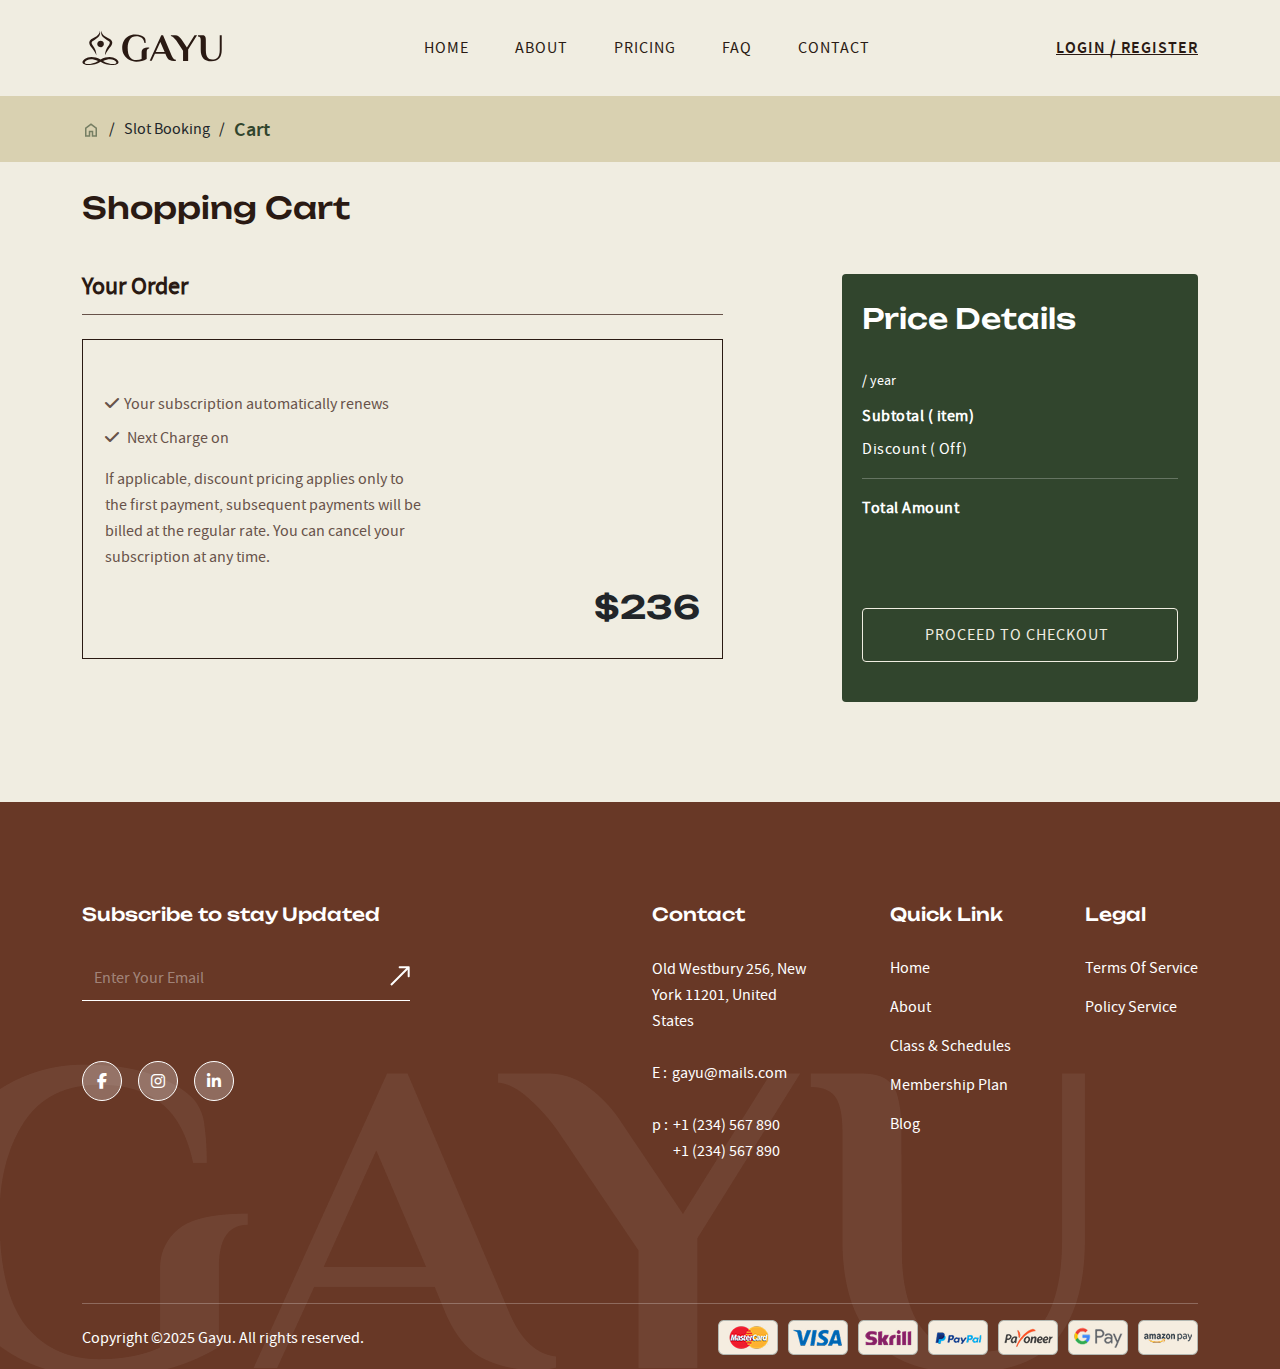
<file: cart.html>
<!DOCTYPE html>
<html lang="en">
<head>
    <meta charset="UTF-8">
    <meta name="viewport" content="width=device-width, initial-scale=1.0">
    <title>cart</title>

    <!-- favicon -->
  <link rel="icon" type="image/png" sizes="32x32" href="assets/images/favicon.png">
  <link rel="apple-touch-icon" sizes="180x180" href="assets/images/apple-touch-icon.png">

     <!-- Bootstrap -->
     <link href="assets/css/bootstrap.min.css" rel="stylesheet" />

     <!-- font-awesome -->
     <link rel="stylesheet" href="https://cdnjs.cloudflare.com/ajax/libs/font-awesome/6.5.0/css/all.min.css" />
 
     <!-- Swiper's CSS -->
     <link rel="stylesheet" href="https://cdn.jsdelivr.net/npm/swiper@11/swiper-bundle.min.css" />
 
     <!-- fonts -->
     <link href="https://fonts.googleapis.com/css2?family=Unbounded:wght@200..900&display=swap" rel="stylesheet">
 
     <!-- custom css -->
     <link href="assets/css/style.css" rel="stylesheet" />
     <link href="assets/css/other_style.css" rel="stylesheet" />
     <link href="assets/css/responsive.css" rel="stylesheet" />
</head>
<body>

    
     <!-- header -->

     <header class="header">
      <nav class="navbar navbar-expand-lg">
        <div class="container">
          <a class="navbar-brand" href="index.html"><img src="assets/images/logo.svg" alt="Logo" class="img-fluid"></a>
          <button class="navbar-toggler" type="button" data-bs-toggle="collapse" data-bs-target="#mainNav" aria-controls="mainNav" aria-expanded="false" aria-label="Toggle navigation">
            <span class="navbar-toggler-icon"><i class="fa-solid fa-bars"></i></span>
          </button>
          <div class="collapse navbar-collapse" id="mainNav">
            <ul class="navbar-nav mx-auto mb-2 mb-lg-0">
              <li class="nav-item">
                <a class="nav-link active" aria-current="page" href="index.html">Home</a>
              </li>
              <li class="nav-item">
                <a class="nav-link" href="javascript:void(0)">About</a>
              </li>
              <li class="nav-item">
                <a class="nav-link" href="javascript:void(0)">Pricing</a>
              </li>
              <li class="nav-item">
                <a class="nav-link" href="javascript:void(0)">FAQ</a>
              </li>
              <li class="nav-item">
                <a class="nav-link" href="javascript:void(0)">Contact</a>
              </li>
            </ul>
            <div class="nav_right" id="navRightArea">
              <button type="button" class="log_btn" id="loginBtn" data-bs-toggle="modal" data-bs-target="#loginModal">
                Login / Register
              </button>
              <div class="welcome_box d-none" id="userWelcomeBox">
                <span class="welcome_text">Welcome, <span id="userNameDisplay"></span></span>
                <button class="logout_btn" id="logoutBtn" title="Logout"><i class="fa-solid fa-right-from-bracket"></i></button>
              </div>
            </div>        
          </div>
        </div>
      </nav>
    </header>

  <!-- ===================== -->

  <!-- inner banner -->

  <section class="page_banner">
    <div class="hamburgur_menu">
        <div class="container">
            <div class="hamburgur_menu_wrapper">
                <a href="index.html" class="hb_list"><img src="assets/images/home.svg" alt=""></a>
                <span class="hb_divider">/</span>
                <span class="hb_list">Slot Booking</span>
                <span class="hb_divider">/</span>
                <span class="hb_crnt">Cart</span>
            </div>
        </div>
    </div>

    <div class="banner_heading">
        <div class="container">
            <h2 class="secondary_heading">Shopping Cart</h2>
        </div>
    </div>
  </section>

  <!-- ===================== -->

  <!-- inner_section -->

  <section class="inner_section">
    <div class="container">
      <div class="row justify-content-between">
        <div class="col-md-7 col-12">
          <div class="cart_cntn">
            <div class="sec_heading">
              <p>Your Order</p>
            </div>
            <div class="order_details">
              <P class="pckge_ne" id="package_name"></P>
              <ul class="pckg_det">
                <li><i class="fa-solid fa-check"></i>Your subscription automatically renews <span id="next_subscription_type"></span></li>
                <li><i class="fa-solid fa-check"></i> Next Charge on <span id="next_subscription"></span></li>
              </ul>
              <p class="pckg_info">If applicable, discount pricing applies only to the first payment, subsequent payments will be billed at the regular rate. You can cancel your subscription at any time.</p>
              <h2 class="pckg_amnt" >$<span id="pckg_price">236</span></h2>
            </div>
          </div>
        </div>
        <div class="col-md-4 col-12">
          <div class="price_box">
            <h3 class="price_title">Price Details</h3>
          
            <div class="price_row mb-0">
              <p id="membershipType"></p>
              <p class="pr_amnt" id="membershipPrice"></p>
            </div>
            <div class="price_subtext">
              <small><span id="membershipSubtext"></span> / year</small>
            </div>
          
            <div class="price_row">
              <p><strong>Subtotal (<span id="itemCount"></span> item)</strong></p>
              <p class="pr_amnt" id="subtotalAmount"></p>
            </div>
          
            <div class="price_row">
              <p>Discount (<span id="discountPercent"></span> Off)</p>
              <p class="pr_amnt" id="discountAmount"></p>
            </div>
          
            <hr />
          
            <div class="price_row total">
              <p>Total Amount</p>
              <p class="pr_total_amnt" id="totalAmount"></p>
            </div>

            <div class="gap"></div>
          
            <button class="secnd_btn w-100" id="checkout_btn">Proceed to Checkout <i class="fa-solid fa-arrow-right-long"></i></button>
          </div>
          
        </div>
      </div>
    </div>
  </section>

  <!-- ===================== -->

       <!-- footer section -->

       <footer class="footer">
        <img src="assets/images/ft_logo.png" class="ft_logo img-fluid">
        <div class="container">
          <div class="ft_top">
            <div class="row">
              <div class="col-lg-6 col-md-5 col-12">
                <div class="footer_left">
                  <div class="ft_subscrbe">
                    <h4 class="ft_heading">Subscribe to stay Updated</h4>
                    <form id="email_subscribeForm">
                      <input type="email" id="subscribeEmail" maxlength="50" required placeholder="Enter Your Email" class="form-control">
                      <div id="subscribeEmailError" class="text-danger small mt-1"></div>
                      <button class="ft_subscrbe_btn"><img src="assets/images/ft_arrow.svg" alt="Submit"></button>
                    </form>                
                  </div>
                  <div class="ft_social">
                    <a href="javascrip:void(0)" class="ft_social_icon"><i class="fa-brands fa-facebook-f"></i></a> 
                    <a href="javascrip:void(0)" class="ft_social_icon"><i class="fa-brands fa-instagram"></i></a> 
                    <a href="javascrip:void(0)" class="ft_social_icon"><i class="fa-brands fa-linkedin-in"></i></a> 
                  </div>
                </div>
              </div>
              <div class="col-lg-6 col-md-7 col-12">
                <div class="footer_right">
                  <div class="ft_nav">
                    <h4 class="ft_heading">Contact</h4>
                    <div class="ft_cntact_box">
                      <p class="">Old Westbury 256, New York 11201, United States</p>
                    </div>
                    <div class="ft_cntact_box ft_ep_box">
                      <p>E :</p>
                      <span><a href="mailto:gayu@mails.com">gayu@mails.com</a></span>
                    </div>
                    <div class="ft_cntact_box ft_ep_box">
                      <p>p :</p>
                      <span ><a href="tel:+1 (234) 567 890">+1 (234) 567 890</a><br> <a href="tel:+1 (234) 567 890">+1 (234) 567 890</a></span>
                    </div>
                  </div>
                  <div class="ft_nav ft_nav_link">
                    <h4 class="ft_heading">Quick Link</h4>
                    <ul class="list-unstyled">
                      <li><a href="javascipt:void(0)">Home</a></li>
                      <li><a href="javascipt:void(0)">About</a></li>
                      <li><a href="javascipt:void(0)">Class & Schedules</a></li>
                      <li><a href="javascipt:void(0)">Membership Plan</a></li>
                      <li><a href="javascipt:void(0)">Blog</a></li>
                    </ul>
                  </div>
                  <div class="ft_nav ft_nav_link">
                    <h4 class="ft_heading">Legal</h4>
                    <ul class="list-unstyled">
                      <li><a href="javascipt:void(0)">Terms Of Service</a></li>
                      <li><a href="javascipt:void(0)">Policy Service</a></li>
                    </ul>
                  </div>
                </div>
              </div>
            </div>
          </div>
          <hr>
          <div class="ft_bottom d-flex align-items-center justify-content-between">
            <div class="copyright">
              <p class="mb-0">Copyright ©2025 Gayu. All rights reserved.</p>
            </div>
            <div class="ft_cards">
              <img src="assets/images/card.png" alt="card">
            </div>
          </div>
        </div>
       </footer>
  
       <!-- ===================== -->

  <!-- bootstrap JS -->
  <script src="assets/js/bootstrap.min.js"></script>

  <!-- custom JS -->
  <script src="assets/js/auth.js"></script>
  <script src="assets/js/custom.js"></script>
  <script src="assets/js/cart.js"></script>

 
 
   



  

    
</body>
</html>
</file>
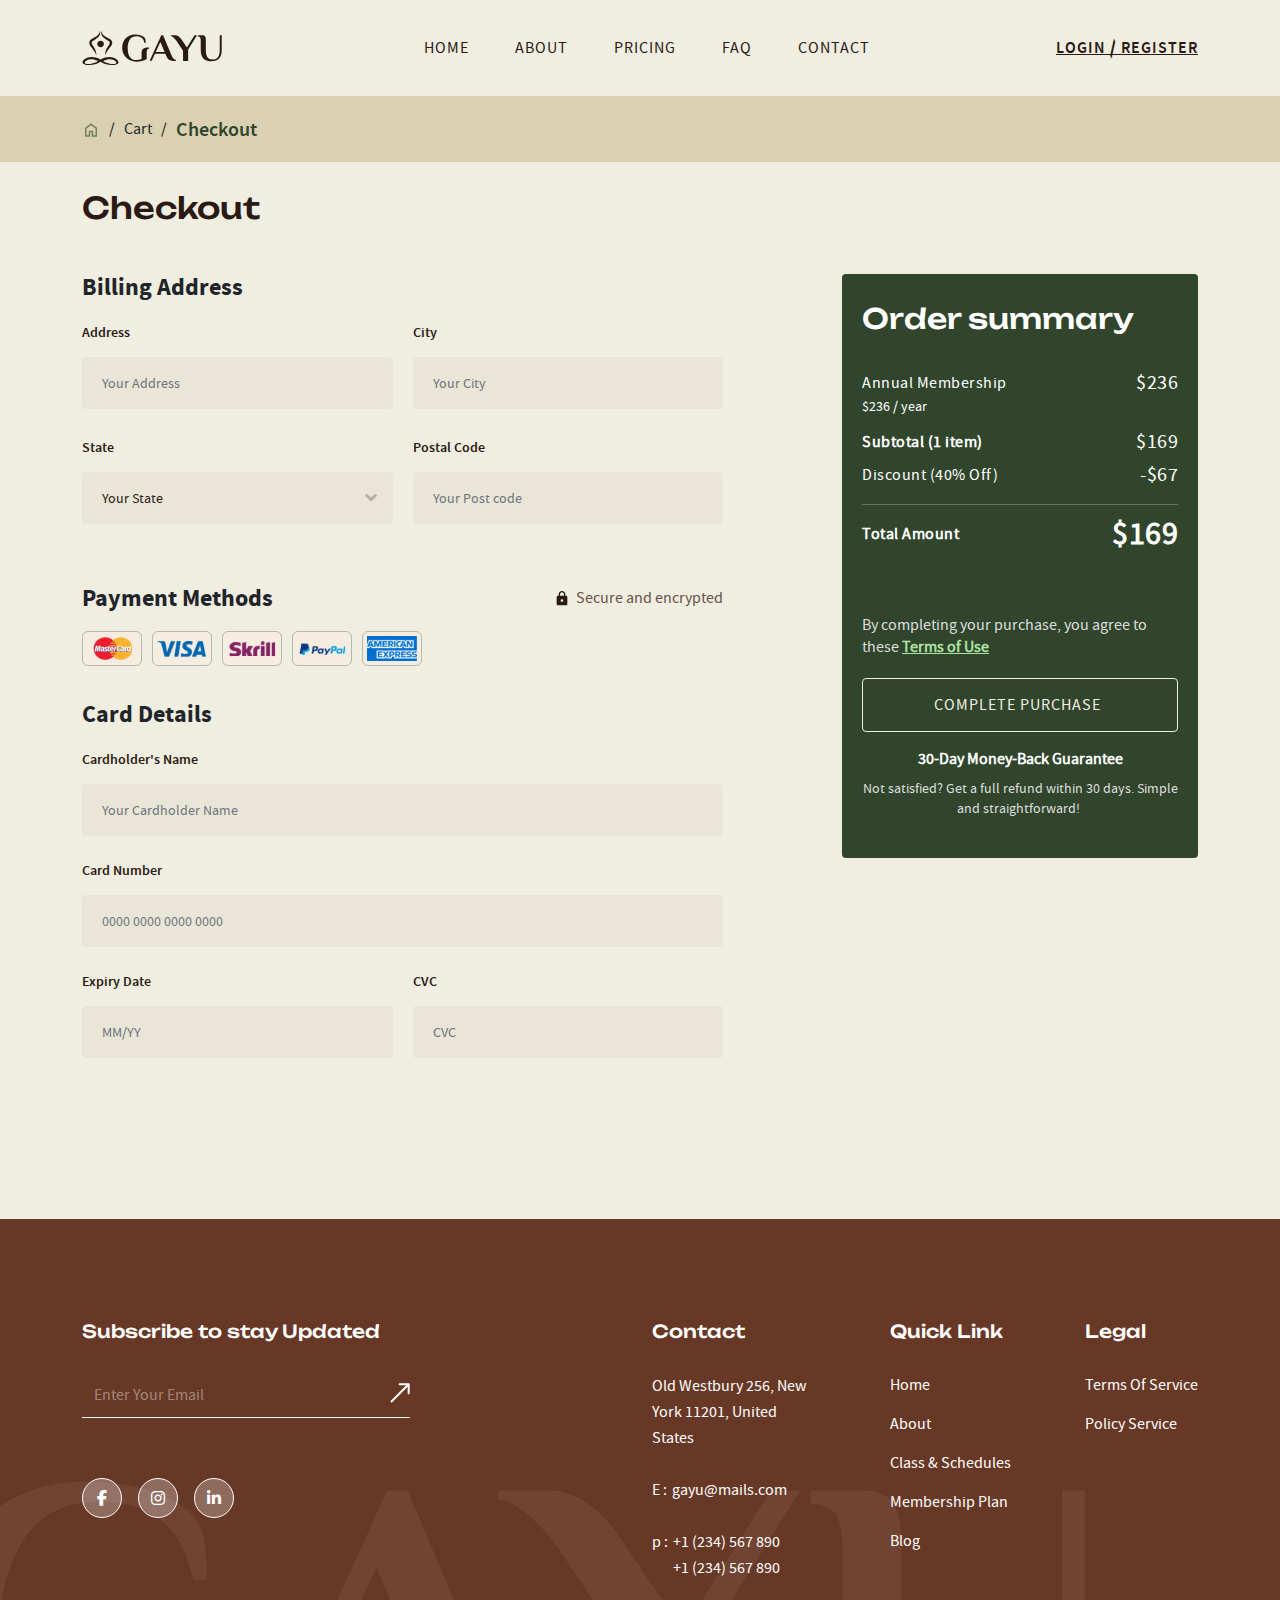
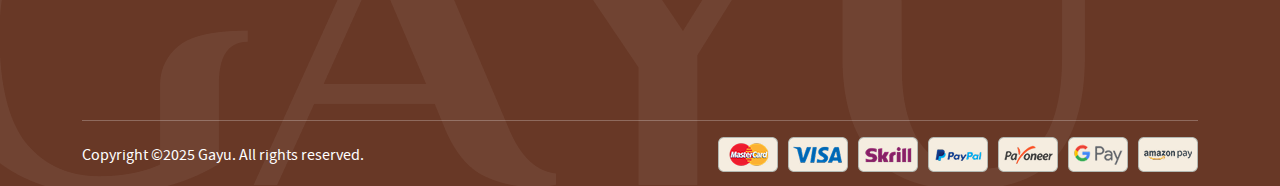
<file: checkout.html>
<!DOCTYPE html>
<html lang="en">
<head>
    <meta charset="UTF-8">
    <meta name="viewport" content="width=device-width, initial-scale=1.0">
    <title>Checkout</title>

    <!-- favicon -->
  <link rel="icon" type="image/png" sizes="32x32" href="assets/images/favicon.png">
  <link rel="apple-touch-icon" sizes="180x180" href="assets/images/apple-touch-icon.png">

     <!-- Bootstrap -->
     <link href="assets/css/bootstrap.min.css" rel="stylesheet" />

     <!-- font-awesome -->
     <link rel="stylesheet" href="https://cdnjs.cloudflare.com/ajax/libs/font-awesome/6.5.0/css/all.min.css" />
 
     <!-- Swiper's CSS -->
     <link rel="stylesheet" href="https://cdn.jsdelivr.net/npm/swiper@11/swiper-bundle.min.css" />
 
     <!-- fonts -->
     <link href="https://fonts.googleapis.com/css2?family=Unbounded:wght@200..900&display=swap" rel="stylesheet">
 
     <!-- custom css -->
     <link href="assets/css/style.css" rel="stylesheet" />
     <link href="assets/css/other_style.css" rel="stylesheet" />
     <link href="assets/css/responsive.css" rel="stylesheet" />
</head>
<body>

      <!-- header -->

      <header class="header">
        <nav class="navbar navbar-expand-lg">
          <div class="container">
            <a class="navbar-brand" href="index.html"><img src="assets/images/logo.svg" alt="Logo" class="img-fluid"></a>
            <button class="navbar-toggler" type="button" data-bs-toggle="collapse" data-bs-target="#mainNav" aria-controls="mainNav" aria-expanded="false" aria-label="Toggle navigation">
              <span class="navbar-toggler-icon"><i class="fa-solid fa-bars"></i></span>
            </button>
            <div class="collapse navbar-collapse" id="mainNav">
              <ul class="navbar-nav mx-auto mb-2 mb-lg-0">
                <li class="nav-item">
                  <a class="nav-link active" aria-current="page" href="index.html">Home</a>
                </li>
                <li class="nav-item">
                  <a class="nav-link" href="javascript:void(0)">About</a>
                </li>
                <li class="nav-item">
                  <a class="nav-link" href="javascript:void(0)">Pricing</a>
                </li>
                <li class="nav-item">
                  <a class="nav-link" href="javascript:void(0)">FAQ</a>
                </li>
                <li class="nav-item">
                  <a class="nav-link" href="javascript:void(0)">Contact</a>
                </li>
              </ul>
              <div class="nav_right" id="navRightArea">
                <button type="button" class="log_btn" id="loginBtn" data-bs-toggle="modal" data-bs-target="#loginModal">
                  Login / Register
                </button>
                <div class="welcome_box d-none" id="userWelcomeBox">
                  <span class="welcome_text">Welcome, <span id="userNameDisplay"></span></span>
                  <button class="logout_btn" id="logoutBtn" title="Logout"><i class="fa-solid fa-right-from-bracket"></i></button>
                </div>
              </div>        
            </div>
          </div>
        </nav>
      </header>

  <!-- ===================== -->

  <!-- inner banner -->

  <section class="page_banner">
    <div class="hamburgur_menu">
        <div class="container">
            <div class="hamburgur_menu_wrapper">
                <a href="index.html" class="hb_list"><img src="assets/images/home.svg" alt=""></a>
                <span class="hb_divider">/</span>
                <span class="hb_list">Cart</span>
                <span class="hb_divider">/</span>
                <span class="hb_crnt">Checkout</span>
            </div>
        </div>
    </div>

    <div class="banner_heading">
        <div class="container">
            <h2 class="secondary_heading">Checkout</h2>
        </div>
    </div>
  </section>

  <!-- ===================== -->

  <!-- inner_section -->

  <section class="inner_section">
    <form id="checkoutForm">
    <div class="container">
        <div class="row justify-content-between">
            <div class="col-md-7 col-12">
                <div class="checkout_left">
                  
                    <!-- Billing Address Section -->
                    <div class="billing_wrapper">
                      <div class="ch_frm_header">
                        <h4>Billing Address</h4>
                      </div>
                      <div class="from_box">
                        <div class="frm_wrapper">
                          <label for="address" class="form-label">Address</label>
                          <input type="text" class="form-control" id="address" placeholder="Your Address">
                          <div id="addressError" class="text-danger small mt-1"></div>
                        </div>
                        <div class="frm_wrapper">
                          <label for="city" class="form-label">City</label>
                          <input type="text" class="form-control" id="city" placeholder="Your City">
                          <div id="cityError" class="text-danger small mt-1"></div>
                        </div>
                      </div>
                      <div class="from_box">
                        <div class="frm_wrapper">
                          <label for="state" class="form-label">State</label>
                          <select class="form-control form-select" id="state">
                            <option value="" selected disabled>Your State</option>
                          </select>
                          <div id="stateError" class="text-danger small mt-1"></div>
                        </div>
                        <div class="frm_wrapper">
                          <label for="postalCode" class="form-label">Postal Code</label>
                          <input type="text" class="form-control" id="postalCode" placeholder="Your Post code">
                          <div id="postalCodeError" class="text-danger small mt-1"></div>
                        </div>
                      </div>
                    </div>
                  
                    <!-- Payment Methods Section -->
                    <div class="payment_wrapper">
                      <div class="ch_frm_header">
                        <h4>Payment Methods</h4>
                        <p><img src="assets/images/lock.svg" alt=""> Secure and encrypted</p>
                      </div>
                      <img src="assets/images/payment_card.svg" alt="">
                    </div>
                  
                    <!-- Card Details Section -->
                    <div class="card_wrapper">
                      <div class="ch_frm_header">
                        <h4>Card Details</h4>
                      </div>
                      <div class="frm_wrapper">
                        <label for="cardName" class="form-label">Cardholder's Name</label>
                        <input type="text" class="form-control" id="cardName" placeholder="Your Cardholder Name">
                        <div id="cardNameError" class="text-danger small mt-1"></div>
                      </div>
                      <div class="frm_wrapper">
                        <label for="cardNumber" class="form-label">Card Number</label>
                        <input type="text" class="form-control" id="cardNumber" placeholder="0000 0000 0000 0000">
                        <div id="cardNumberError" class="text-danger small mt-1"></div>
                      </div>
                      <div class="from_box">
                        <div class="frm_wrapper">
                          <label for="expiryDate" class="form-label">Expiry Date</label>
                          <input type="text" class="form-control" id="expiryDate" placeholder="MM/YY">
                          <div id="expiryDateError" class="text-danger small mt-1"></div>
                        </div>
                        <div class="frm_wrapper">
                          <label for="cvc" class="form-label">CVC</label>
                          <input type="text" class="form-control" id="cvc" placeholder="CVC">
                          <div id="cvcError" class="text-danger small mt-1"></div>
                        </div>
                      </div>
                    </div>                                    
                </div>
            </div>
            <div class="col-md-4 col-12">
                <div class="price_box">
                    <h3 class="price_title">Order summary</h3>
                  
                    <div class="price_row mb-0">
                      <p id="membershipType">Annual Membership</p>
                      <p class="pr_amnt" id="membershipPrice">$236</p>
                    </div>
                    <div class="price_subtext">
                      <small id="membershipSubtext">$236 / year</small>
                    </div>
                  
                    <div class="price_row">
                      <p><strong>Subtotal (<span id="itemCount">1</span> item)</strong></p>
                      <p class="pr_amnt" id="subtotalAmount">$169</p>
                    </div>
                  
                    <div class="price_row">
                      <p>Discount (<span id="discountPercent">40%</span> Off)</p>
                      <p class="pr_amnt" id="discountAmount">-$67</p>
                    </div>
                  
                    <hr />
                  
                    <div class="price_row total">
                      <p>Total Amount</p>
                      <p class="pr_total_amnt" id="totalAmount">$169</p>
                    </div>
        
                    <div class="gap"></div>

                    <div class="terms_agree">
                        <p>By completing your purchase, you agree to these 
                           <a href="#">Terms of Use</a></p>
                    </div>
                  
                    <button class="secnd_btn w-100" id="checkout_btn">Complete Purchase <i class="fa-solid fa-arrow-right-long"></i></button>

                    <div class="gurrenty_sec text-center">
                        <p class="grnty_30">30-Day Money-Back Guarantee</p>
                        <p>Not satisfied? Get a full refund within 30 days. Simple and straightforward! </p>
                    </div>
                  </div>
            </div>
        </div>
    </div>
    </form>
  </section>

  <!-- ===================== -->

       <!-- footer section -->

       <footer class="footer">
        <img src="assets/images/ft_logo.png" class="ft_logo img-fluid">
        <div class="container">
          <div class="ft_top">
            <div class="row">
              <div class="col-lg-6 col-md-5 col-12">
                <div class="footer_left">
                  <div class="ft_subscrbe">
                    <h4 class="ft_heading">Subscribe to stay Updated</h4>
                    <form id="email_subscribeForm">
                      <input type="email" id="subscribeEmail" maxlength="50" required placeholder="Enter Your Email" class="form-control">
                      <div id="subscribeEmailError" class="text-danger small mt-1"></div>
                      <button class="ft_subscrbe_btn"><img src="assets/images/ft_arrow.svg" alt="Submit"></button>
                    </form>                
                  </div>
                  <div class="ft_social">
                    <a href="javascrip:void(0)" class="ft_social_icon"><i class="fa-brands fa-facebook-f"></i></a> 
                    <a href="javascrip:void(0)" class="ft_social_icon"><i class="fa-brands fa-instagram"></i></a> 
                    <a href="javascrip:void(0)" class="ft_social_icon"><i class="fa-brands fa-linkedin-in"></i></a> 
                  </div>
                </div>
              </div>
              <div class="col-lg-6 col-md-7 col-12">
                <div class="footer_right">
                  <div class="ft_nav">
                    <h4 class="ft_heading">Contact</h4>
                    <div class="ft_cntact_box">
                      <p class="">Old Westbury 256, New York 11201, United States</p>
                    </div>
                    <div class="ft_cntact_box ft_ep_box">
                      <p>E :</p>
                      <span><a href="mailto:gayu@mails.com">gayu@mails.com</a></span>
                    </div>
                    <div class="ft_cntact_box ft_ep_box">
                      <p>p :</p>
                      <span ><a href="tel:+1 (234) 567 890">+1 (234) 567 890</a><br> <a href="tel:+1 (234) 567 890">+1 (234) 567 890</a></span>
                    </div>
                  </div>
                  <div class="ft_nav ft_nav_link">
                    <h4 class="ft_heading">Quick Link</h4>
                    <ul class="list-unstyled">
                      <li><a href="javascipt:void(0)">Home</a></li>
                      <li><a href="javascipt:void(0)">About</a></li>
                      <li><a href="javascipt:void(0)">Class & Schedules</a></li>
                      <li><a href="javascipt:void(0)">Membership Plan</a></li>
                      <li><a href="javascipt:void(0)">Blog</a></li>
                    </ul>
                  </div>
                  <div class="ft_nav ft_nav_link">
                    <h4 class="ft_heading">Legal</h4>
                    <ul class="list-unstyled">
                      <li><a href="javascipt:void(0)">Terms Of Service</a></li>
                      <li><a href="javascipt:void(0)">Policy Service</a></li>
                    </ul>
                  </div>
                </div>
              </div>
            </div>
          </div>
          <hr>
          <div class="ft_bottom d-flex align-items-center justify-content-between">
            <div class="copyright">
              <p class="mb-0">Copyright ©2025 Gayu. All rights reserved.</p>
            </div>
            <div class="ft_cards">
              <img src="assets/images/card.png" alt="card">
            </div>
          </div>
        </div>
       </footer>
  
       <!-- ===================== -->


  <!-- bootstrap JS -->
  <script src="assets/js/bootstrap.min.js"></script>

  <!-- custom JS -->
  <script src="assets/js/auth.js"></script>
  <script src="assets/js/checkout.js"></script>
    
</body>
</html>
</file>
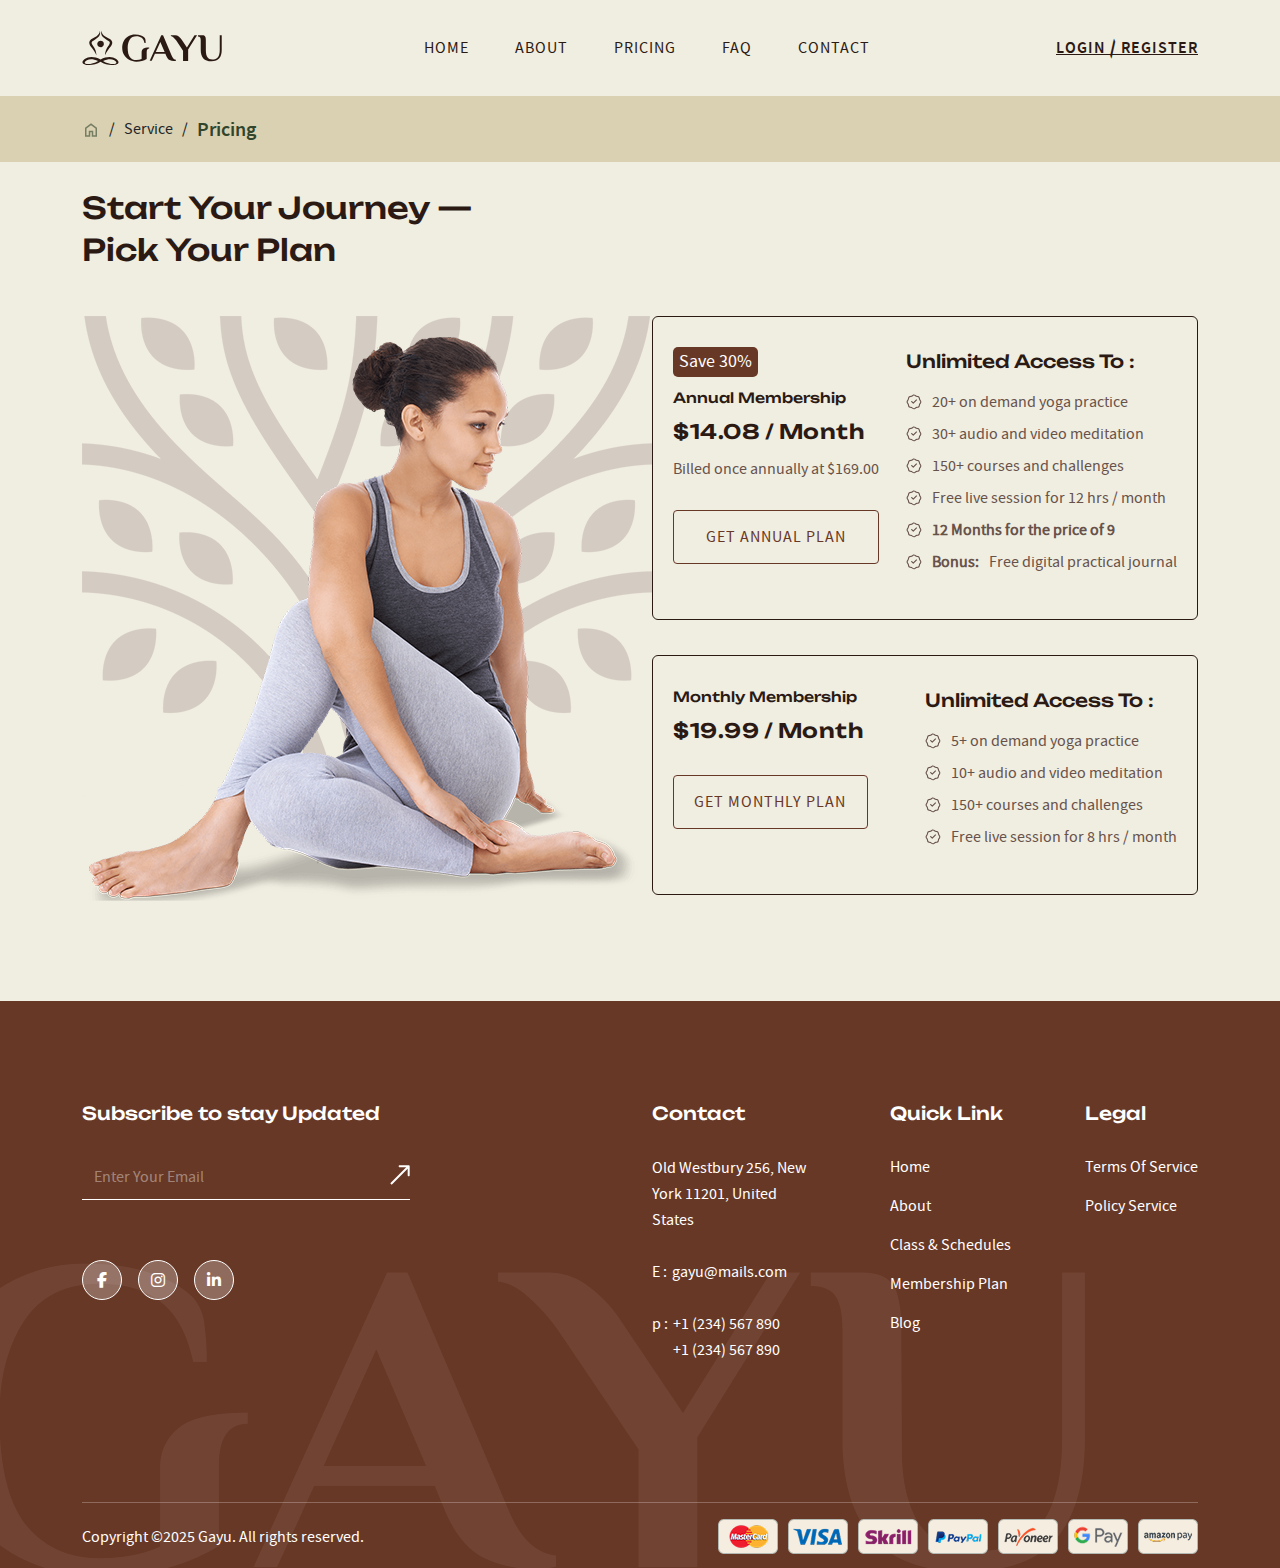
<file: pricing.html>
<!DOCTYPE html>
<html lang="en">
<head>
    <meta charset="UTF-8">
    <meta name="viewport" content="width=device-width, initial-scale=1.0">
    <title>Pricing</title>

    <!-- favicon -->
  <link rel="icon" type="image/png" sizes="32x32" href="assets/images/favicon.png">
  <link rel="apple-touch-icon" sizes="180x180" href="assets/images/apple-touch-icon.png">

    <!-- Bootstrap -->
    <link href="assets/css/bootstrap.min.css" rel="stylesheet" />

    <!-- font-awesome -->
    <link rel="stylesheet" href="https://cdnjs.cloudflare.com/ajax/libs/font-awesome/6.5.0/css/all.min.css" />

    <!-- Swiper's CSS -->
    <link rel="stylesheet" href="https://cdn.jsdelivr.net/npm/swiper@11/swiper-bundle.min.css" />

    <!-- fonts -->
    <link href="https://fonts.googleapis.com/css2?family=Unbounded:wght@200..900&display=swap" rel="stylesheet">

    <!-- custom css -->
    <link href="assets/css/style.css" rel="stylesheet" />
    <link href="assets/css/other_style.css" rel="stylesheet" />
    <link href="assets/css/responsive.css" rel="stylesheet" />
</head>
<body>

     <!-- header -->

     <header class="header">
      <nav class="navbar navbar-expand-lg">
        <div class="container">
          <a class="navbar-brand" href="index.html"><img src="assets/images/logo.svg" alt="Logo" class="img-fluid"></a>
          <button class="navbar-toggler" type="button" data-bs-toggle="collapse" data-bs-target="#mainNav" aria-controls="mainNav" aria-expanded="false" aria-label="Toggle navigation">
            <span class="navbar-toggler-icon"><i class="fa-solid fa-bars"></i></span>
          </button>
          <div class="collapse navbar-collapse" id="mainNav">
            <ul class="navbar-nav mx-auto mb-2 mb-lg-0">
              <li class="nav-item">
                <a class="nav-link active" aria-current="page" href="index.html">Home</a>
              </li>
              <li class="nav-item">
                <a class="nav-link" href="javascript:void(0)">About</a>
              </li>
              <li class="nav-item">
                <a class="nav-link" href="javascript:void(0)">Pricing</a>
              </li>
              <li class="nav-item">
                <a class="nav-link" href="javascript:void(0)">FAQ</a>
              </li>
              <li class="nav-item">
                <a class="nav-link" href="javascript:void(0)">Contact</a>
              </li>
            </ul>
            <div class="nav_right" id="navRightArea">
              <button type="button" class="log_btn" id="loginBtn" data-bs-toggle="modal" data-bs-target="#loginModal">
                Login / Register
              </button>
              <div class="welcome_box d-none" id="userWelcomeBox">
                <span class="welcome_text">Welcome, <span id="userNameDisplay"></span></span>
                <button class="logout_btn" id="logoutBtn" title="Logout"><i class="fa-solid fa-right-from-bracket"></i></button>
              </div>
            </div>        
          </div>
        </div>
      </nav>
    </header>

    <!-- Login Modal -->
  <div class="modal fade" id="loginModal" tabindex="-1" aria-hidden="true">
    <div class="modal-dialog modal-fullscreen">
      <div class="modal-content login-modal-content">
        <div class="modal-body p-0 d-flex">
  
          <div class="login-left d-none d-md-block col-md-6"></div>
  
          <div class="login-right col-12 col-md-6 d-flex flex-column justify-content-center align-items-center position-relative p-5">
           
            <button type="button" class="btn-close position-absolute top-0 end-0 m-4" data-bs-dismiss="modal" aria-label="Close"></button>
  
            <div class="login-form-box w-100" style="max-width: 400px;">
              <h2 class="text-center mb-4">Welcome Back</h2>
              <form id="loginForm" class="mt-md-5">
                <div class="frm_wrapper">
                  <label for="usernameLogin" class="form-label">Username or Email</label>
                  <input type="text" class="form-control" id="usernameLogin" placeholder="Enter your email or username">
                  <div id="usernameLoginError" class="text-danger small mt-1"></div>
                </div>
              
                <div class="frm_wrapper">
                  <label for="passwordLogin" class="form-label">Password</label>
                  <input type="password" class="form-control" id="passwordLogin" placeholder="Enter your password">
                  <div id="passwordLoginError" class="text-danger small mt-1"></div>
                </div>
              
                <div class="frm_wrapper form-check">
                  <input type="checkbox" class="form-check-input" id="rememberMe">
                  <label class="form-check-label" for="rememberMe">Remember me</label>
                </div>
              
                <button type="submit" class="main_btn w-100 mt-3">Login <i class="fa-solid fa-arrow-right-long"></i></button>
              
                <div class="text-center mt-3 dont_box">
                  <p><small>Don't have an account? <a href="register.html">Register here</a></small></p>
                </div>
              </form>
            </div>
          </div>
  
        </div>
      </div>
    </div>
  </div>

  <!-- ===================== -->

  <!-- inner banner -->

  <section class="page_banner">
    <div class="hamburgur_menu">
        <div class="container">
          <div class="hamburgur_menu_wrapper">
            <a href="index.html" class="hb_list"><img src="assets/images/home.svg" alt=""></a>
            <span class="hb_divider">/</span>
            <span class="hb_list">Service</span>
            <span class="hb_divider">/</span>
            <span class="hb_crnt">Pricing</span>
          </div>
        </div>
    </div>

    <div class="banner_heading">
        <div class="container">
            <h2 class="secondary_heading">Start Your Journey — <br>
                Pick Your Plan</h2>
        </div>
    </div>
  </section>

  <!-- ===================== -->

  <!-- inner_section -->

  <section class="inner_section">
    <div class="container">
        <div class="row">
            <div class="col-md-6 col-12">
                <div class="pricing_img">
                    <img src="assets/images/pricing_img.png" alt="">
                </div>
            </div>
            <div class="col-md-6 col-12">
                <div class="pricing_cntn">
                    <div class="subscription_box">
                        <div class="subscription_abt">
                          <span class="discount_tag">Save 30%</span>
                          <h5 class="subscrp_type">Annual Membership</h5>
                          <h2 class="subscrp_price">$14.08 / Month</h2>
                          <p class="yearly_subs">Billed once annually at <span class="yearly_amnt">$169.00</span></p>
                          <a href="#" class="main_btn buy-plan-btn" data-plan="annual">Get Annual Plan <i class="fa-solid fa-arrow-right-long"></i></a>
                        </div>
                        <div class="subscription_details">
                          <h4>Unlimited Access To :</h4>
                          <ul>
                            <li><img src="assets/images/check.svg" alt="">20+ on demand yoga practice</li>
                            <li><img src="assets/images/check.svg" alt="">30+ audio and video meditation</li>
                            <li><img src="assets/images/check.svg" alt="">150+ courses and challenges</li>
                            <li><img src="assets/images/check.svg" alt="">Free live session for  12 hrs / month</li>
                            <li><img src="assets/images/check.svg" alt=""><b>12 Months for the price of 9</b></li>
                            <li><img src="assets/images/check.svg" alt=""><b>Bonus:</b> Free digital practical journal</li>
                          </ul>
                        </div>
                      </div>
                      <div class="subscription_box">
                        <div class="subscription_abt">
                          <!-- <span class="discount_tag">Save 30%</span> -->
                          <h5 class="subscrp_type">Monthly Membership</h5>
                          <h2 class="subscrp_price">$19.99 / Month</h2>
                          <!-- <p class="yearly_subs">Billed once annually at <span class="yearly_amnt">$169.00</span></p> -->
                          <a href="#" class="main_btn buy-plan-btn" data-plan="monthly">Get Monthly Plan <i class="fa-solid fa-arrow-right-long"></i></a>
                        </div>
                        <div class="subscription_details">
                          <h4>Unlimited Access To :</h4>
                          <ul>
                            <li><img src="assets/images/check.svg" alt="">5+ on demand yoga practice</li>
                            <li><img src="assets/images/check.svg" alt="">10+ audio and video meditation</li>
                            <li><img src="assets/images/check.svg" alt="">150+ courses and challenges</li>
                            <li><img src="assets/images/check.svg" alt="">Free live session for 8 hrs / month </li>
                          </ul>
                        </div>
                      </div>
                </div>
            </div>
        </div>
    </div>
  </section>

  <!-- ===================== -->
        <!-- footer section -->

        <footer class="footer">
          <img src="assets/images/ft_logo.png" class="ft_logo img-fluid">
          <div class="container">
            <div class="ft_top">
              <div class="row">
                <div class="col-lg-6 col-md-5 col-12">
                  <div class="footer_left">
                    <div class="ft_subscrbe">
                      <h4 class="ft_heading">Subscribe to stay Updated</h4>
                      <form id="email_subscribeForm">
                        <input type="email" id="subscribeEmail" maxlength="50" required placeholder="Enter Your Email" class="form-control">
                        <div id="subscribeEmailError" class="text-danger small mt-1"></div>
                        <button class="ft_subscrbe_btn"><img src="assets/images/ft_arrow.svg" alt="Submit"></button>
                      </form>                
                    </div>
                    <div class="ft_social">
                      <a href="javascrip:void(0)" class="ft_social_icon"><i class="fa-brands fa-facebook-f"></i></a> 
                      <a href="javascrip:void(0)" class="ft_social_icon"><i class="fa-brands fa-instagram"></i></a> 
                      <a href="javascrip:void(0)" class="ft_social_icon"><i class="fa-brands fa-linkedin-in"></i></a> 
                    </div>
                  </div>
                </div>
                <div class="col-lg-6 col-md-7 col-12">
                  <div class="footer_right">
                    <div class="ft_nav">
                      <h4 class="ft_heading">Contact</h4>
                      <div class="ft_cntact_box">
                        <p class="">Old Westbury 256, New York 11201, United States</p>
                      </div>
                      <div class="ft_cntact_box ft_ep_box">
                        <p>E :</p>
                        <span><a href="mailto:gayu@mails.com">gayu@mails.com</a></span>
                      </div>
                      <div class="ft_cntact_box ft_ep_box">
                        <p>p :</p>
                        <span ><a href="tel:+1 (234) 567 890">+1 (234) 567 890</a><br> <a href="tel:+1 (234) 567 890">+1 (234) 567 890</a></span>
                      </div>
                    </div>
                    <div class="ft_nav ft_nav_link">
                      <h4 class="ft_heading">Quick Link</h4>
                      <ul class="list-unstyled">
                        <li><a href="javascipt:void(0)">Home</a></li>
                        <li><a href="javascipt:void(0)">About</a></li>
                        <li><a href="javascipt:void(0)">Class & Schedules</a></li>
                        <li><a href="javascipt:void(0)">Membership Plan</a></li>
                        <li><a href="javascipt:void(0)">Blog</a></li>
                      </ul>
                    </div>
                    <div class="ft_nav ft_nav_link">
                      <h4 class="ft_heading">Legal</h4>
                      <ul class="list-unstyled">
                        <li><a href="javascipt:void(0)">Terms Of Service</a></li>
                        <li><a href="javascipt:void(0)">Policy Service</a></li>
                      </ul>
                    </div>
                  </div>
                </div>
              </div>
            </div>
            <hr>
            <div class="ft_bottom d-flex align-items-center justify-content-between">
              <div class="copyright">
                <p class="mb-0">Copyright ©2025 Gayu. All rights reserved.</p>
              </div>
              <div class="ft_cards">
                <img src="assets/images/card.png" alt="card">
              </div>
            </div>
          </div>
         </footer>
    
         <!-- ===================== -->



  <!-- bootstrap JS -->
  <script src="assets/js/bootstrap.min.js"></script>

  <!-- custom JS -->
  <script src="assets/js/custom.js"></script>
  <script src="assets/js/auth.js"></script>


<script>
  
</script>

    
</body>
</html>
</file>
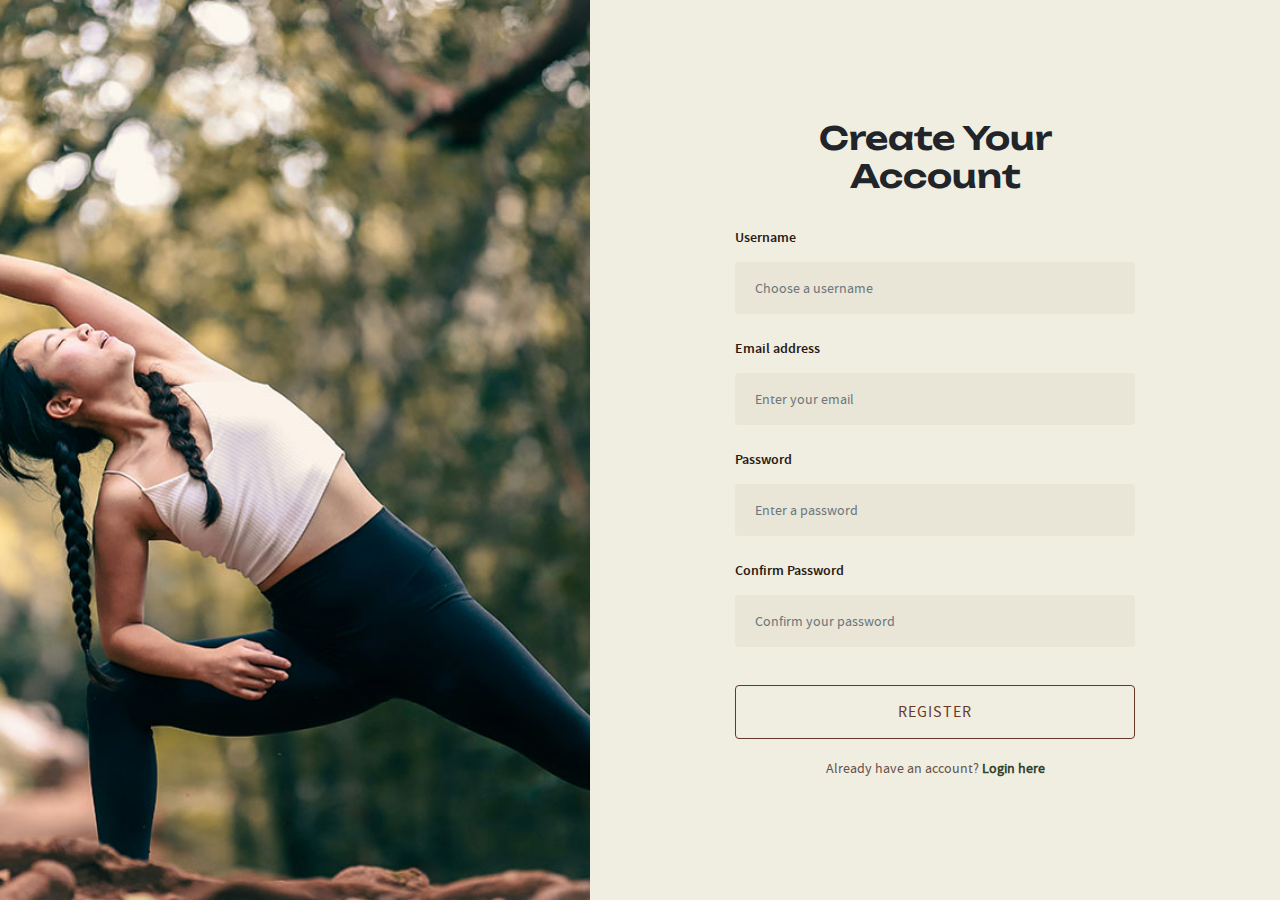
<file: register.html>
<!DOCTYPE html>
<html lang="en">
<head>
  <meta charset="UTF-8" />
  <meta name="viewport" content="width=device-width, initial-scale=1.0" />
  <title>Register</title>

  <!-- favicon -->
  <link rel="icon" type="image/png" sizes="32x32" href="assets/images/favicon.png">
  <link rel="apple-touch-icon" sizes="180x180" href="assets/images/apple-touch-icon.png">

  <!-- Bootstrap -->
  <link href="assets/css/bootstrap.min.css" rel="stylesheet" />
  <!-- Font Awesome -->
  <link rel="stylesheet" href="https://cdnjs.cloudflare.com/ajax/libs/font-awesome/6.5.0/css/all.min.css" />
  <!-- Swiper -->
  <link rel="stylesheet" href="https://cdn.jsdelivr.net/npm/swiper@11/swiper-bundle.min.css" />
  <!-- Fonts -->
  <link href="https://fonts.googleapis.com/css2?family=Unbounded:wght@200..900&display=swap" rel="stylesheet">
  <!-- Custom CSS -->
  <link href="assets/css/style.css" rel="stylesheet" />
  <link href="assets/css/other_style.css" rel="stylesheet" />
  <link href="assets/css/responsive.css" rel="stylesheet" />
</head>
<body>

  <div class="register-wrapper">
    <!-- Left Side: Image -->
    <div class="register-left"></div>

    <!-- Right Side: Form -->
    <div class="register-right">
      <div class="register-box">
        <h2>Create Your Account</h2>
        <form id="registerForm">
          <div class="frm_wrapper">
            <label for="username" class="form-label">Username</label>
            <input type="text" class="form-control" id="username" placeholder="Choose a username">
            <div id="usernameError" class="text-danger small mt-1"></div>
          </div>

          <div class="frm_wrapper">
            <label for="email" class="form-label">Email address</label>
            <input type="email" class="form-control" id="email" placeholder="Enter your email">
            <div id="emailError" class="text-danger small mt-1"></div>
          </div>

          <div class="frm_wrapper">
            <label for="password" class="form-label">Password</label>
            <input type="password" class="form-control" id="password" placeholder="Enter a password">
            <div id="passwordError" class="text-danger small mt-1"></div>
          </div>

          <div class="frm_wrapper">
            <label for="confirmPassword" class="form-label">Confirm Password</label>
            <input type="password" class="form-control" id="confirmPassword" placeholder="Confirm your password">
            <div id="confirmPasswordError" class="text-danger small mt-1"></div>
          </div>

          <button type="submit" class="main_btn w-100 mt-3">Register <i class="fa-solid fa-arrow-right-long"></i></button>

          <div class="text-center mt-3 dont_box">
            <p><small>Already have an account? <a href="index.html?showLogin=true">Login here</a></small></p>
          </div>
        </form>
      </div>
    </div>
  </div>

  <!-- JS Libraries -->
  <script src="assets/js/bootstrap.min.js"></script>

  <!-- Custom Validation -->
  <script src="assets/js/form_validation.js"></script>
  <script src="assets/js/auth.js"></script>
</body>
</html>
</file>
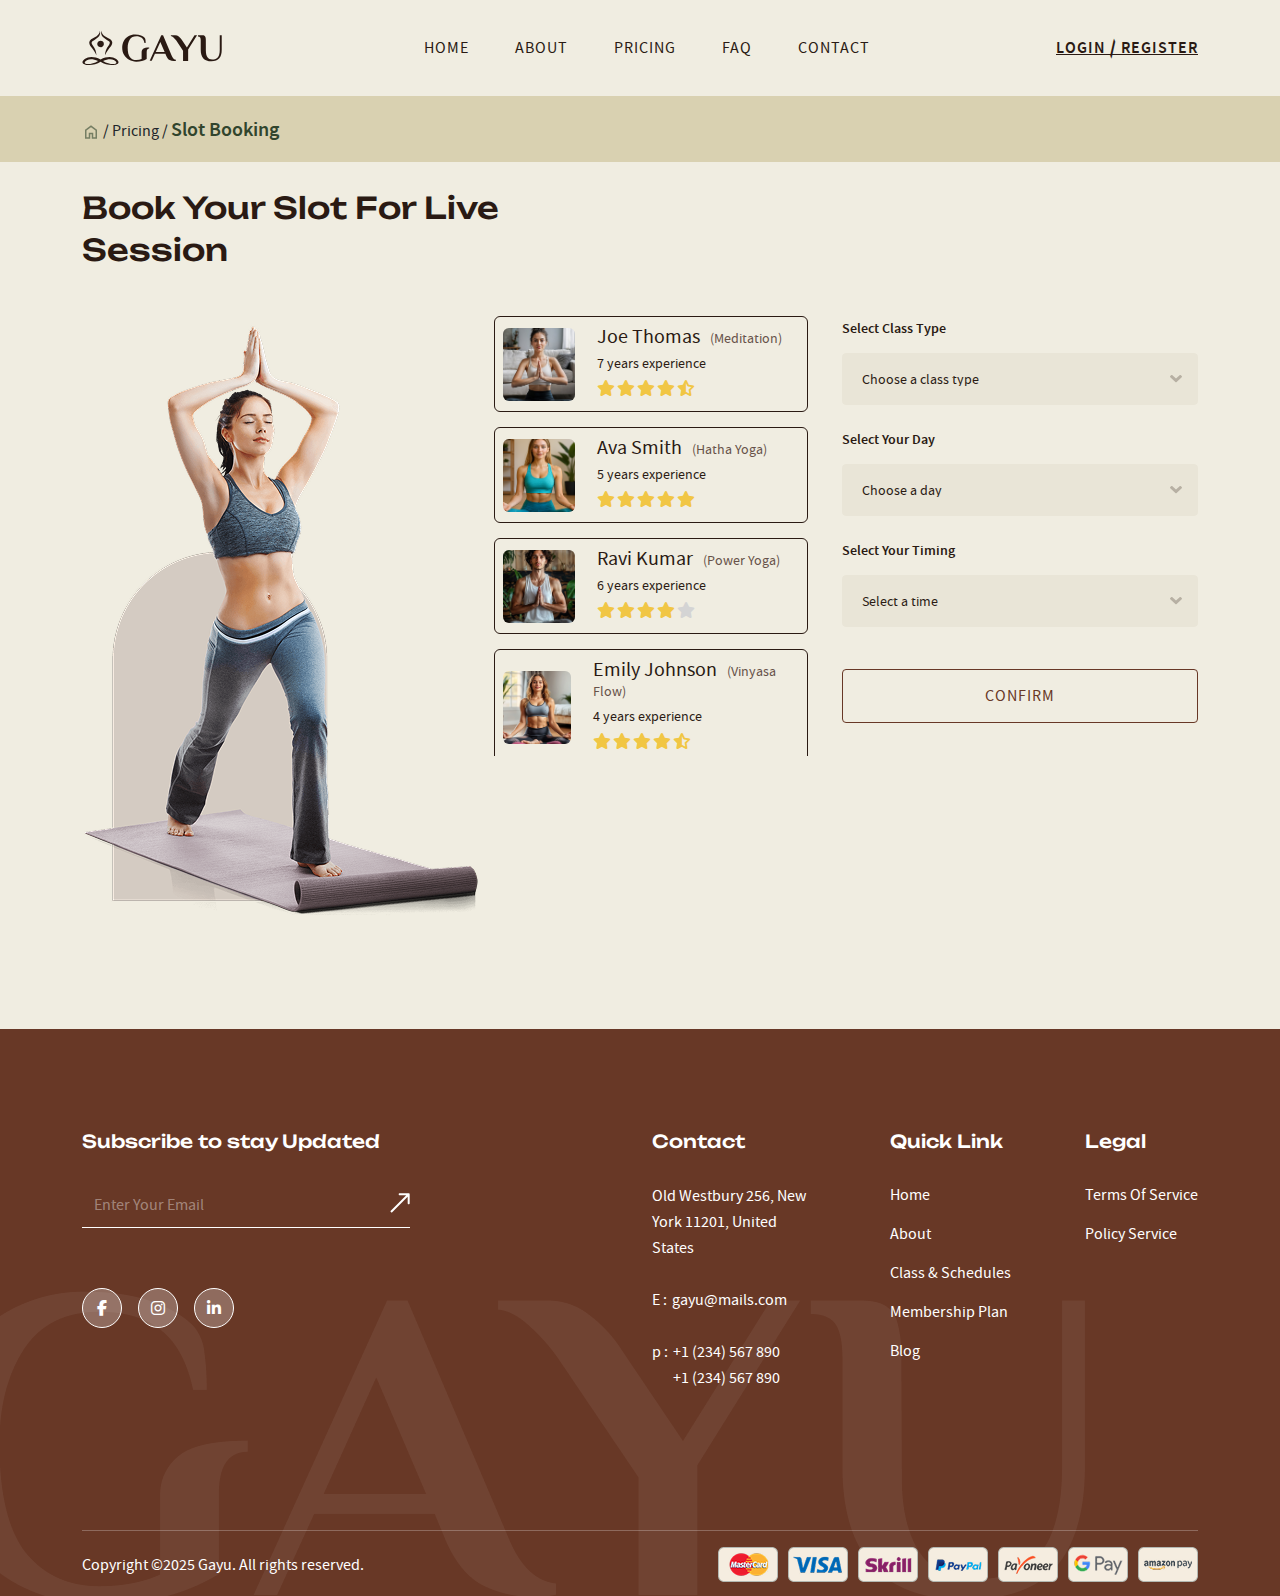
<file: slot_booking.html>
<!DOCTYPE html>
<html lang="en">
<head>
    <meta charset="UTF-8">
    <meta name="viewport" content="width=device-width, initial-scale=1.0">
    <title>Booking</title>

    <!-- favicon -->
  <link rel="icon" type="image/png" sizes="32x32" href="assets/images/favicon.png">
  <link rel="apple-touch-icon" sizes="180x180" href="assets/images/apple-touch-icon.png">

    <!-- Bootstrap -->
    <link href="assets/css/bootstrap.min.css" rel="stylesheet" />

    <!-- font-awesome -->
    <link rel="stylesheet" href="https://cdnjs.cloudflare.com/ajax/libs/font-awesome/6.5.0/css/all.min.css" />

    <!-- Swiper's CSS -->
    <link rel="stylesheet" href="https://cdn.jsdelivr.net/npm/swiper@11/swiper-bundle.min.css" />

    <!-- fonts -->
    <link href="https://fonts.googleapis.com/css2?family=Unbounded:wght@200..900&display=swap" rel="stylesheet">

    <!-- custom css -->
    <link href="assets/css/style.css" rel="stylesheet" />
    <link href="assets/css/other_style.css" rel="stylesheet" />
    <link href="assets/css/responsive.css" rel="stylesheet" />
</head>
<body>

     <!-- header -->

     <header class="header">
      <nav class="navbar navbar-expand-lg">
        <div class="container">
          <a class="navbar-brand" href="index.html"><img src="assets/images/logo.svg" alt="Logo" class="img-fluid"></a>
          <button class="navbar-toggler" type="button" data-bs-toggle="collapse" data-bs-target="#mainNav" aria-controls="mainNav" aria-expanded="false" aria-label="Toggle navigation">
            <span class="navbar-toggler-icon"><i class="fa-solid fa-bars"></i></span>
          </button>
          <div class="collapse navbar-collapse" id="mainNav">
            <ul class="navbar-nav mx-auto mb-2 mb-lg-0">
              <li class="nav-item">
                <a class="nav-link active" aria-current="page" href="index.html">Home</a>
              </li>
              <li class="nav-item">
                <a class="nav-link" href="javascript:void(0)">About</a>
              </li>
              <li class="nav-item">
                <a class="nav-link" href="javascript:void(0)">Pricing</a>
              </li>
              <li class="nav-item">
                <a class="nav-link" href="javascript:void(0)">FAQ</a>
              </li>
              <li class="nav-item">
                <a class="nav-link" href="javascript:void(0)">Contact</a>
              </li>
            </ul>
            <div class="nav_right" id="navRightArea">
              <button type="button" class="log_btn" id="loginBtn" data-bs-toggle="modal" data-bs-target="#loginModal">
                Login / Register
              </button>
              <div class="welcome_box d-none" id="userWelcomeBox">
                <span class="welcome_text">Welcome, <span id="userNameDisplay"></span></span>
                <button class="logout_btn" id="logoutBtn" title="Logout"><i class="fa-solid fa-right-from-bracket"></i></button>
              </div>
            </div>        
          </div>
        </div>
      </nav>
    </header>

  <!-- ===================== -->

  <!-- inner banner -->

  <section class="page_banner">
    <div class="hamburgur_menu">
        <div class="container">
            <div class="hamburgur_menu_wrapper"></div>
                <a href="index.html" class="hb_list"><img src="assets/images/home.svg" alt=""></a>
                <span class="hb_divider">/</span>
                <span class="hb_list">Pricing</span>
                <span class="hb_divider">/</span>
                <span class="hb_crnt">Slot Booking</span>
            </div>
        </div>
    </div>

    <div class="banner_heading">
        <div class="container">
            <h2 class="secondary_heading">Book Your Slot for live <br>
                Session</h2>
        </div>
    </div>
  </section>

  <!-- ===================== -->

  <!-- inner_section -->

  <section class="inner_section">
    <div class="container">
        <div class="slot_wrapper">
            <div class="row">
                <div class="col-md-4 col-12">
                    <div class="slot_img">
                        <img src="assets/images/slot_img.png" alt="">
                    </div>
                </div>
                <div class="col-md-4 col-12">
                    <div class="slot_trainner">
                        <ul id="trainerList">
                          
                        </ul>
                    </div>
                </div>
                <div class="col-md-4 col-12">
                    <div class="slot_form">
                        <form id="slotBookingForm">
                            <div class="frm_wrapper">
                              <label for="classType" class="form-label">Select Class Type</label>
                              <select class="form-control form-select" id="classType">
                                <option value="" selected disabled>Choose a class type</option>
                              </select>
                            </div>
                          
                            <div class="frm_wrapper">
                              <label for="classDay" class="form-label">Select Your Day</label>
                              <select class="form-control form-select" id="classDay">
                                <option value="" selected disabled>Choose a day</option>
                              </select>
                            </div>
                          
                            <div class="frm_wrapper">
                              <label for="classTime" class="form-label">Select Your Timing</label>
                              <select class="form-control form-select" id="classTime">
                                <option value="" selected disabled>Select a time</option>
                              </select>
                            </div>
                          
                            <button type="submit" class="main_btn w-100">Confirm <i class="fa-solid fa-arrow-right-long"></i></button>
                          </form>
                          
                    </div>
                </div>
            </div>
        </div>
    </div>
  </section>

  <!-- ===================== -->

       <!-- footer section -->

       <footer class="footer">
        <img src="assets/images/ft_logo.png" class="ft_logo img-fluid">
        <div class="container">
          <div class="ft_top">
            <div class="row">
              <div class="col-lg-6 col-md-5 col-12">
                <div class="footer_left">
                  <div class="ft_subscrbe">
                    <h4 class="ft_heading">Subscribe to stay Updated</h4>
                    <form id="email_subscribeForm">
                      <input type="email" id="subscribeEmail" maxlength="50" required placeholder="Enter Your Email" class="form-control">
                      <div id="subscribeEmailError" class="text-danger small mt-1"></div>
                      <button class="ft_subscrbe_btn"><img src="assets/images/ft_arrow.svg" alt="Submit"></button>
                    </form>                
                  </div>
                  <div class="ft_social">
                    <a href="javascrip:void(0)" class="ft_social_icon"><i class="fa-brands fa-facebook-f"></i></a> 
                    <a href="javascrip:void(0)" class="ft_social_icon"><i class="fa-brands fa-instagram"></i></a> 
                    <a href="javascrip:void(0)" class="ft_social_icon"><i class="fa-brands fa-linkedin-in"></i></a> 
                  </div>
                </div>
              </div>
              <div class="col-lg-6 col-md-7 col-12">
                <div class="footer_right">
                  <div class="ft_nav">
                    <h4 class="ft_heading">Contact</h4>
                    <div class="ft_cntact_box">
                      <p class="">Old Westbury 256, New York 11201, United States</p>
                    </div>
                    <div class="ft_cntact_box ft_ep_box">
                      <p>E :</p>
                      <span><a href="mailto:gayu@mails.com">gayu@mails.com</a></span>
                    </div>
                    <div class="ft_cntact_box ft_ep_box">
                      <p>p :</p>
                      <span ><a href="tel:+1 (234) 567 890">+1 (234) 567 890</a><br> <a href="tel:+1 (234) 567 890">+1 (234) 567 890</a></span>
                    </div>
                  </div>
                  <div class="ft_nav ft_nav_link">
                    <h4 class="ft_heading">Quick Link</h4>
                    <ul class="list-unstyled">
                      <li><a href="javascipt:void(0)">Home</a></li>
                      <li><a href="javascipt:void(0)">About</a></li>
                      <li><a href="javascipt:void(0)">Class & Schedules</a></li>
                      <li><a href="javascipt:void(0)">Membership Plan</a></li>
                      <li><a href="javascipt:void(0)">Blog</a></li>
                    </ul>
                  </div>
                  <div class="ft_nav ft_nav_link">
                    <h4 class="ft_heading">Legal</h4>
                    <ul class="list-unstyled">
                      <li><a href="javascipt:void(0)">Terms Of Service</a></li>
                      <li><a href="javascipt:void(0)">Policy Service</a></li>
                    </ul>
                  </div>
                </div>
              </div>
            </div>
          </div>
          <hr>
          <div class="ft_bottom d-flex align-items-center justify-content-between">
            <div class="copyright">
              <p class="mb-0">Copyright ©2025 Gayu. All rights reserved.</p>
            </div>
            <div class="ft_cards">
              <img src="assets/images/card.png" alt="card">
            </div>
          </div>
        </div>
       </footer>
  
       <!-- ===================== -->

  <!-- bootstrap JS -->
  <script src="assets/js/bootstrap.min.js"></script>

  <!-- custom JS -->
  <script src="assets/js/booking.js"></script>
  <script src="assets/js/auth.js"></script>

    
</body>
</html>
</file>
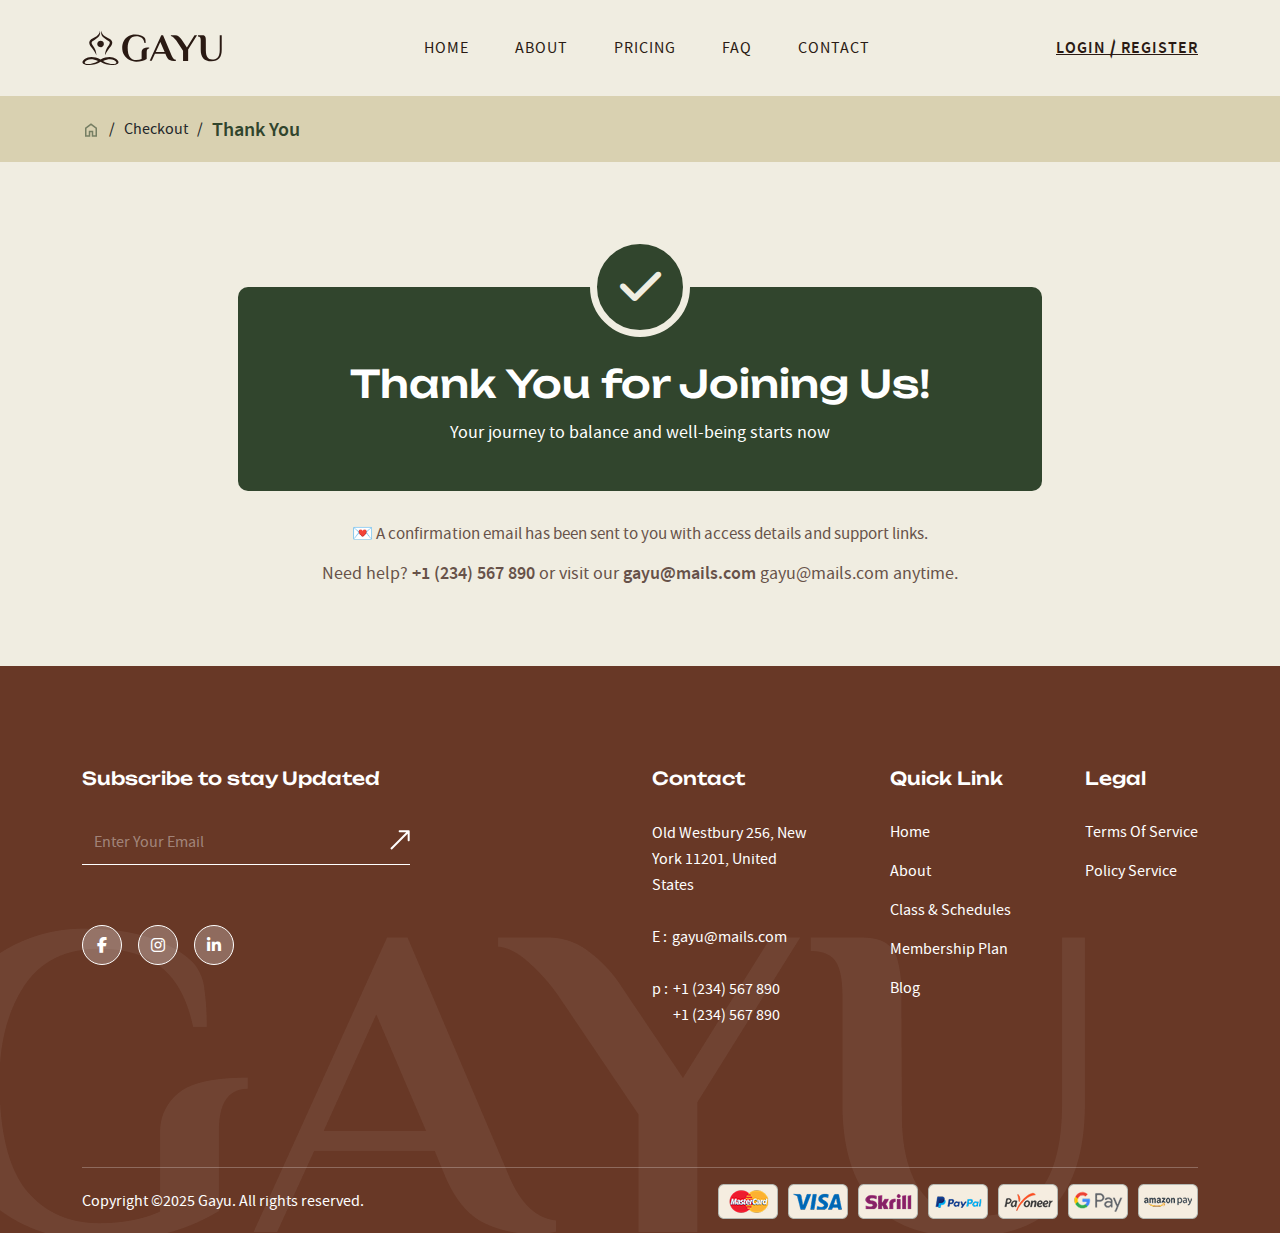
<file: thank-you.html>
<!DOCTYPE html>
<html lang="en">
<head>
    <meta charset="UTF-8">
    <meta name="viewport" content="width=device-width, initial-scale=1.0">
    <title>Thank You</title>
    
    <!-- favicon -->
  <link rel="icon" type="image/png" sizes="32x32" href="assets/images/favicon.png">
  <link rel="apple-touch-icon" sizes="180x180" href="assets/images/apple-touch-icon.png">

     <!-- Bootstrap -->
     <link href="assets/css/bootstrap.min.css" rel="stylesheet" />

     <!-- font-awesome -->
     <link rel="stylesheet" href="https://cdnjs.cloudflare.com/ajax/libs/font-awesome/6.5.0/css/all.min.css" />
 
     <!-- Swiper's CSS -->
     <link rel="stylesheet" href="https://cdn.jsdelivr.net/npm/swiper@11/swiper-bundle.min.css" />
 
     <!-- fonts -->
     <link href="https://fonts.googleapis.com/css2?family=Unbounded:wght@200..900&display=swap" rel="stylesheet">
 
     <!-- custom css -->
     <link href="assets/css/style.css" rel="stylesheet" />
     <link href="assets/css/other_style.css" rel="stylesheet" />
     <link href="assets/css/responsive.css" rel="stylesheet" />

</head>
<body>

     <!-- header -->
     <header class="header">
      <nav class="navbar navbar-expand-lg">
        <div class="container">
          <a class="navbar-brand" href="index.html"><img src="assets/images/logo.svg" alt="Logo" class="img-fluid"></a>
          <button class="navbar-toggler" type="button" data-bs-toggle="collapse" data-bs-target="#mainNav" aria-controls="mainNav" aria-expanded="false" aria-label="Toggle navigation">
            <span class="navbar-toggler-icon"><i class="fa-solid fa-bars"></i></span>
          </button>
          <div class="collapse navbar-collapse" id="mainNav">
            <ul class="navbar-nav mx-auto mb-2 mb-lg-0">
              <li class="nav-item">
                <a class="nav-link active" aria-current="page" href="index.html">Home</a>
              </li>
              <li class="nav-item">
                <a class="nav-link" href="javascript:void(0)">About</a>
              </li>
              <li class="nav-item">
                <a class="nav-link" href="javascript:void(0)">Pricing</a>
              </li>
              <li class="nav-item">
                <a class="nav-link" href="javascript:void(0)">FAQ</a>
              </li>
              <li class="nav-item">
                <a class="nav-link" href="javascript:void(0)">Contact</a>
              </li>
            </ul>
            <div class="nav_right" id="navRightArea">
              <button type="button" class="log_btn" id="loginBtn" data-bs-toggle="modal" data-bs-target="#loginModal">
                Login / Register
              </button>
              <div class="welcome_box d-none" id="userWelcomeBox">
                <span class="welcome_text">Welcome, <span id="userNameDisplay"></span></span>
                <button class="logout_btn" id="logoutBtn" title="Logout"><i class="fa-solid fa-right-from-bracket"></i></button>
              </div>
            </div>        
          </div>
        </div>
      </nav>
    </header>

  <!-- ===================== -->

  <!-- inner banner -->

  <section class="page_banner">
    <div class="hamburgur_menu">
        <div class="container">
          <div class="hamburgur_menu_wrapper">
            <a href="index.html" class="hb_list"><img src="assets/images/home.svg" alt=""></a>
            <span class="hb_divider">/</span>
            <span class="hb_list">Checkout</span>
            <span class="hb_divider">/</span>
            <span class="hb_crnt">Thank You</span>
          </div>
        </div>
    </div>
  </section>

  <!-- ===================== -->

  <!-- inner_section -->

  <section class="thank_section ">
    <div class="container">
        <div class="thank_inner">
            <div class="greeting_box">
                <div class="th_check_bx">
                    <span><i class="fa-solid fa-check"></i></span>
                </div>
                <div class="greet_cntn">
                    <h3>Thank You for Joining Us!</h3>
                    <p>Your journey to balance and well-being starts now</p>
                </div>
            </div>
            <div class="th_cntact text-center">
                <p>💌 A confirmation email has been sent to you with access details and support links.</p>
                <span>Need help?  <a href="tel:+1 (234) 567 890">+1 (234) 567 890</a> or visit our <a href="mailto:gayu@mails.com"> gayu@mails.com</a> gayu@mails.com anytime.</span>
            </div>
        </div>
    </div>
  </section>

  <!-- ===================== -->

       <!-- footer section -->

       <footer class="footer">
        <img src="assets/images/ft_logo.png" class="ft_logo img-fluid">
        <div class="container">
          <div class="ft_top">
            <div class="row">
              <div class="col-lg-6 col-md-5 col-12">
                <div class="footer_left">
                  <div class="ft_subscrbe">
                    <h4 class="ft_heading">Subscribe to stay Updated</h4>
                    <form id="email_subscribeForm">
                      <input type="email" id="subscribeEmail" maxlength="50" required placeholder="Enter Your Email" class="form-control">
                      <div id="subscribeEmailError" class="text-danger small mt-1"></div>
                      <button class="ft_subscrbe_btn"><img src="assets/images/ft_arrow.svg" alt="Submit"></button>
                    </form>                
                  </div>
                  <div class="ft_social">
                    <a href="javascrip:void(0)" class="ft_social_icon"><i class="fa-brands fa-facebook-f"></i></a> 
                    <a href="javascrip:void(0)" class="ft_social_icon"><i class="fa-brands fa-instagram"></i></a> 
                    <a href="javascrip:void(0)" class="ft_social_icon"><i class="fa-brands fa-linkedin-in"></i></a> 
                  </div>
                </div>
              </div>
              <div class="col-lg-6 col-md-7 col-12">
                <div class="footer_right">
                  <div class="ft_nav">
                    <h4 class="ft_heading">Contact</h4>
                    <div class="ft_cntact_box">
                      <p class="">Old Westbury 256, New York 11201, United States</p>
                    </div>
                    <div class="ft_cntact_box ft_ep_box">
                      <p>E :</p>
                      <span><a href="mailto:gayu@mails.com">gayu@mails.com</a></span>
                    </div>
                    <div class="ft_cntact_box ft_ep_box">
                      <p>p :</p>
                      <span ><a href="tel:+1 (234) 567 890">+1 (234) 567 890</a><br> <a href="tel:+1 (234) 567 890">+1 (234) 567 890</a></span>
                    </div>
                  </div>
                  <div class="ft_nav ft_nav_link">
                    <h4 class="ft_heading">Quick Link</h4>
                    <ul class="list-unstyled">
                      <li><a href="javascipt:void(0)">Home</a></li>
                      <li><a href="javascipt:void(0)">About</a></li>
                      <li><a href="javascipt:void(0)">Class & Schedules</a></li>
                      <li><a href="javascipt:void(0)">Membership Plan</a></li>
                      <li><a href="javascipt:void(0)">Blog</a></li>
                    </ul>
                  </div>
                  <div class="ft_nav ft_nav_link">
                    <h4 class="ft_heading">Legal</h4>
                    <ul class="list-unstyled">
                      <li><a href="javascipt:void(0)">Terms Of Service</a></li>
                      <li><a href="javascipt:void(0)">Policy Service</a></li>
                    </ul>
                  </div>
                </div>
              </div>
            </div>
          </div>
          <hr>
          <div class="ft_bottom d-flex align-items-center justify-content-between">
            <div class="copyright">
              <p class="mb-0">Copyright ©2025 Gayu. All rights reserved.</p>
            </div>
            <div class="ft_cards">
              <img src="assets/images/card.png" alt="card">
            </div>
          </div>
        </div>
       </footer>
  
       <!-- ===================== -->

 <!-- bootstrap JS -->
 <script src="assets/js/bootstrap.min.js"></script>

 <!-- custom JS -->
 <script src="assets/js/auth.js"></script>

    
</body>
</html>
</file>
<file: assets/css/style.css>
@font-face {
  font-family: 'source_sans_proregular';
  src: url('../fonts/sourcesanspro-regular-webfont.eot');
  src: url('../fonts/sourcesanspro-regular-webfont.eot?#iefix') format('embedded-opentype'),
       url('../fonts/sourcesanspro-regular-webfont.woff2') format('woff2'),
       url('../fonts/sourcesanspro-regular-webfont.woff') format('woff'),
       url('../fonts/sourcesanspro-regular-webfont.ttf') format('truetype'),
       url('../fonts/sourcesanspro-regular-webfont.svg#source_sans_proregular') format('svg');
  font-weight: 400;
  font-style: normal;

}
@font-face {
  font-family: 'source_sans_probold';
  src: url('../fonts/sourcesanspro-bold-webfont.eot');
  src: url('../fonts/sourcesanspro-bold-webfont.eot?#iefix') format('embedded-opentype'),
       url('../fonts/sourcesanspro-bold-webfont.woff2') format('woff2'),
       url('../fonts/sourcesanspro-bold-webfont.woff') format('woff'),
       url('../fonts/sourcesanspro-bold-webfont.ttf') format('truetype'),
       url('../fonts/sourcesanspro-bold-webfont.svg#source_sans_probold') format('svg');
  font-weight: 700;
  font-style: normal;

}
@font-face {
  font-family: 'source_sans_prosemibold';
  src: url('../fonts/sourcesanspro-semibold-webfont.eot');
  src: url('../fonts/sourcesanspro-semibold-webfont.eot?#iefix') format('embedded-opentype'),
       url('../fonts/sourcesanspro-semibold-webfont.woff2') format('woff2'),
       url('../fonts/sourcesanspro-semibold-webfont.woff') format('woff'),
       url('../fonts/sourcesanspro-semibold-webfont.ttf') format('truetype'),
       url('../fonts/sourcesanspro-semibold-webfont.svg#source_sans_prosemibold') format('svg');
  font-weight: 500;
  font-style: normal;

}
@font-face {
  font-family: 'source_sans_problack';
  src: url('../fonts/sourcesanspro-black-webfont.eot');
  src: url('../fonts/sourcesanspro-black-webfont.eot?#iefix') format('embedded-opentype'),
       url('../fonts/sourcesanspro-black-webfont.woff2') format('woff2'),
       url('../fonts/sourcesanspro-black-webfont.woff') format('woff'),
       url('../fonts/sourcesanspro-black-webfont.ttf') format('truetype'),
       url('../fonts/sourcesanspro-black-webfont.svg#source_sans_problack') format('svg');
  font-weight: 900;
  font-style: normal;

}


:root {
  --heading-color: #2A1A13;       
  --primary-color: #31452D;       
  --secondary-color: #683826;     
  --text-color: #675249;          
  --body-bg: #F0EDE1;            
  --body-bg-alt: #E9E5D7;  
  --light:#fff;       
}

*{
  padding: 0;
  margin: 0;
  box-sizing: border-box;
}

body{
  background-color: var(--body-bg);
  font-family: 'source_sans_proregular';
}

a, a:hover{
  text-decoration: none;
  box-shadow: none;
  outline: none;
  color: inherit;
}

h1,h2,h3,h4,h5,h6{
  margin-bottom: 0;
  font-family: "Unbounded", sans-serif;
}

p{
  margin-bottom: 16px;
  font-family: 'source_sans_proregular';
  font-size: 16px;
  line-height: 26px;
  color: var(--text-color);
}

ul, li{
  list-style-type: none;
  font-family: 'source_sans_proregular';
}

.p-90{
  padding: 90px 0;
}

.pb-90{
  padding-bottom: 90px;
}

.pt-90{
  padding-top: 90px;
}

.pb-90-60{
  padding-top: 90px;
  padding-bottom: 60px;
}

.subheading{
  font-family: 'source_sans_proregular';
  font-size: 18px;
  line-height: 18px;
  color: var(--primary-color);
  letter-spacing: 2px;
  margin-bottom: 22px;
  padding-left: 36px;
  position: relative;
  text-transform: uppercase;
  display: inline-block;
}
.subheading::after{
  content: '';
  position: absolute;
  left: 0;
  top:50%;
  width: 30px;
  height: 1px;
  background-color: var(--primary-color);
}

.subheading.text-white::after{
  background-color:#fff;
}

.heading{
  font-size: 42px;
  line-height: 56px;
  color: var(--heading-color);
  margin-bottom: 24px;
  font-weight: 500;
  text-transform: capitalize;
}
.secondary_heading{
  font-size: 30px;
  line-height: 42px;
  color: var(--heading-color);
  margin-bottom: 20px;
  font-weight: 500;
  text-transform: capitalize;
}

.para_light{
  color: #CBCBCB!important;
}

/* button css */

.main_btn, .solid_btn, .secnd_btn, .secnd_solid_btn{
  display: inline-flex;
  align-items: center;
  justify-content: center;
  font-family: 'source_sans_proregular';
  font-size: 16px;
  line-height: 16px;
  letter-spacing: 1px;
  color: var(--secondary-color);
  padding: 18px 40px;
  border: 1px solid var(--secondary-color);
  border-radius: 4px;
  background-color: transparent;
  transition: all 0.3s ease;
  text-transform: uppercase;
  text-decoration: none;
  overflow: hidden;
  position: relative;
  margin-top: 20px;
}

.main_btn i, .solid_btn i, .secnd_btn i, .secnd_solid_btn i{
  transform: translateX(-8px);
  opacity: 0;
  transition: all 0.3s ease;
  margin-left: -16px;
}

.main_btn:hover i, .solid_btn:hover i, .secnd_btn:hover i, .secnd_solid_btn:hover i{
  transform: translateX(0);
  opacity: 1;
  margin-left: 0;
  padding-left: 8px;
}

.solid_btn{
  background-color: var(--secondary-color);
  color: var(--light);
}

.secnd_btn{
  background-color: transparent;
  color: var(--body-bg);
  border: 1px solid var(--body-bg);
}

.secnd_solid_btn{
  background-color: var(--body-bg);
  color: var(--secondary-color);
  border: 1px solid var(--body-bg);
}

.main_btn:hover{
  background-color: var(--secondary-color);
  color: var(--light);
}

.solid_btn:hover{
  background-color: transparent;
  color: var(--secondary-color);
}

.secnd_btn:hover{
  background-color: var(--body-bg);
  color: var(--secondary-color);
}

.secnd_solid_btn:hover{
  background-color: transparent;
  color: var(--body-bg);
}

.main_btn:hover i, .solid_btn i, .secnd_btn i, .secnd_solid_btn i{
  display: block;
  padding-left: 5px;
}

/* ======================== */


/* hero section css */

.hero_sec{
  position: relative;
}

.hero_bg_overlay{
  position: absolute;
  top: 11%;
  left: 0;
  z-index: -1;
  opacity: 0.35;
}

/* ======================== */


/* section 3 css */

.bnr_next{
  padding: 60px 0 80px;
}

.bnrn_box{
  display: flex;
  flex-direction: column;
  gap:18px;
  justify-content: center;
  align-items: center;
  padding: 20px 15px;
  text-align: center;
}

.bnrn_box img{
  width: 70px;
  height: auto;
}

.bnrn_box h3{
  font-size: 20px;
  line-height: 20px;
  font-weight: 400;
  letter-spacing: 1px;
}

/* ======================== */


/* about section css */

.about_section{
  padding-bottom: 90px;
}

.abt_secnd_wrapper{
  background-color: var(--primary-color);
  border-radius: 30px;
  overflow: hidden;
  display: flex;
  align-items: center;
}

.abtsw_text{
  padding: 40px 30px 30px;
}

.abtsw_text{
  display: flex;
  align-items: center;
  gap: 25px;
}

.abtsw_box{
  padding: 0;
  display: flex;
  flex-direction: column;
  gap: 16px;
}

.abtsw_box img{
  width: 68px;
  height: auto;
}
.abtsw_box h3{
  font-size: 18px;
  line-height: 26px;
  font-weight: 400;
  letter-spacing: 1px;
}

/* ======================== */


/* explore section */

.explore_sec{
  background-color: var(--body-bg-alt);
}

.explore_wrapper{
  margin-top: 60px;
}

.explore_wrapper{
  position: relative;
}

.exploreSwiper{
  position: relative;
  padding-bottom: 65px;
}

.exploreSwiper .swiper-pagination{
  bottom: 0;
  top: auto;
}

.swiper-pagination .swiper-pagination-bullet{
  width: 13px;
  height: 13px;
  background-color: #C5BC9D;
  border-bottom: 100px;
}

.swiper-pagination .swiper-pagination-bullet.swiper-pagination-bullet-active{
  background-color: var(--heading-color);
}

.explore_wrapper .swiper-button-next,
.explore_wrapper .swiper-button-prev {
  position: absolute;
  top: 50%;
  transform: translateY(-50%);
  z-index: 10;
  width: 60px;
  height: 60px;
  background-size: contain;
  background-repeat: no-repeat;
  background-position: center;
  cursor: pointer;
}

.explore_wrapper .swiper-button-next::after,
.explore_wrapper .swiper-button-prev::after {
  display: none;
}

.explore_wrapper .swiper-button-next {
  background-image: url('../images/pg_button_right.png'); 
  right: -30px;
}

.explore_wrapper .swiper-button-prev {
  background-image: url('../images/pg_button_left.png');
  left: -30px;
}

@media (max-width: 768px) {
  .exploreSwiper .swiper-button-next,
  .exploreSwiper .swiper-button-prev {
    width: 40px;
    height: 40px;
    right: -20px;
    left: -20px;
  }
}

.explore_box{
  position: relative;
  overflow: hidden;
  border-radius: 12px;
  z-index: 1;
  transition: all 0.3s ease;
}
.explore_box::after{
  content: '';
  position: absolute;
  width: 100%;
  height: 100%;
  top: 0;
  left: 0;
  background: linear-gradient(359deg, rgb(1 10 10 / 47%), transparent);
  z-index: 2;
}
.explore_img{
  position: relative;
  width: 100%;
  height: 100%;
  top: 0;
  left: 0;
  z-index: 2;
}

.explore_img img{
  width: 100%;
  height: 100%;
}

.explore_text {
  position: absolute;
  z-index: 9;
  bottom: 16px;
  margin: 0 auto;
  left: 16px;
  right: 16px;
  background: rgb(255 255 255 / 20%);
  backdrop-filter: blur(20px);
  border-radius: 10px;
  padding: 13px 15px;
  transition: all 0.3s ease;
}

p.yoga_type {
  text-transform: uppercase;
  font-size: 15px;
  letter-spacing: 1px;
  margin-bottom: 6px;
  line-height: 15px;
}

h3.yoga_name {
  font-size: 18px;
  line-height: 24px;
  font-weight: 500;
  margin-bottom: 7px;
}

p.yoga_duration {
  margin-bottom: 0;
  display: inline-flex;
  align-items: center;
  gap: 5px;
  font-size: 14px;
  line-height: 14px;
}


.yoga_time{
  display: inline-block;
  font-family: 'source_sans_prosemibold';
}

.explore_btn {
  position: absolute;
  top: 16px;
  right: 16px;
  z-index: 9;
  transform: translateX(75px);
  opacity: 0;
  visibility: hidden;
}

.explore_btn a{
  width: 50px;
  height: 50px;
  display: inline-flex;
  justify-content: center;
  align-items: center;
  background: rgb(255 255 255 / 29%);
  border-radius: 100%;
  backdrop-filter: blur(10px);
  transition: all 0.3s ease;
  cursor: pointer;
}

.explore_btn a img{
  transition: all 0.3s ease;
}

.explore_btn a:hover{
  background: rgb(0 0 0 / 29%);
}

.explore_btn a:hover img{
  transform: rotate(-45deg);
}

.explore_box:hover .explore_btn{
  transform: translateX(0px);
  opacity: 1;
  visibility: visible;
}

.explore_box:hover .explore_text{
  background-color: rgb(0 0 0 / 20%);
}

/* ======================== */


/* improve section css */

.improve_section{
  background-color: var(--secondary-color);
  position: relative;
  z-index: 1;
}

.improve_section::after{
  content: '';
  position: absolute;
  top: 0;
  left: 0;
  width: 100%;
  height: 100%;
  background: url(../images/mandala.png);
  background-size: cover;
  background-repeat: no-repeat;
  background-position: center center;
  z-index: 2;
  mix-blend-mode: multiply;
}

.improve_top, .improve_bottom{
  position: relative;
  z-index: 9;
}

.improve_top{
  padding-bottom: 40px;
}

.improve_top ul{
  padding-left: 0;
  margin-top: 24px;
}
.improve_top ul li img{
  width: 24px;
  margin-right: 10px;
}
.improve_top ul li{
  font-size: 20px;
  line-height: 24px;
  font-family: 'source_sans_proregular';
  margin-bottom: 20px;
  font-weight: 400;
}

/* ======================== */


/* trainer section css */


.trainer_wrapper{
  padding-top: 60px;
}

.trainerSwiper{
  position: relative;
  padding-bottom: 50px;
}

.trainer_box{
  position: relative;
  margin-bottom: 30px;
  overflow: hidden;
  height: 355px;
  border-radius: 8px;
  transition: all 0.3s ease;
}

.trainer_img{
  width: 100%;
  height: 100%;
  position: relative;
}


.trainer_img img{
  width: 100%;
  height: 100%;
  object-fit: cover;
}

.trainer_details {
  position: absolute;
  width: 100%;
  padding: 10px 15px;
  bottom: -27px;
  left: 0;
  z-index: 2;
  background: linear-gradient(360deg, #0000008a, #00000000);
  backdrop-filter: blur(4px);
  transition: all 0.3s ease;
}

.trainer_box:hover .trainer_details{
  bottom: 0px;
}

.trainer_name {
  color: #fff;
  font-size: 20px;
  font-weight: 400;
  margin-bottom: 10px;
}

.trainer_type {
  display: block;
  font-size: 16px;
  line-height: 16px;
  margin: 0;
  color: #C8C8C8;
}

/* ======================== */


/* community section css */

.community_section{
  background-image: url(../images/community_bg.jpg);
  background-position: right center;
  background-repeat: no-repeat;
  background-size: cover;
  position: relative;
}

.community_top {
  padding-bottom: 200px;
}

.community_bottom{
  border: 1px solid #fff;
  background-color: rgb(248 255 255 / 20%);
  border-radius: 20px;
  backdrop-filter: blur(10px);
  display: inline-block;
  padding: 30px 25px;
  width: 50%;
}
.community_rating_box{
  display: flex;
  align-items: center;
  gap: 20px;
  padding-bottom: 20px;
  margin-bottom: 20px;
  border-bottom: 1px solid #fff;
}
.community_rating_box p{
  margin-bottom: 0;
}

.community_rating_text p{
  margin-bottom: 0;
  font-family: 'source_sans_prosemibold';
}

.hiw_btm{

}


/* ======================== */


/* how it work section css */

.hiw_img img{
  width: 97%;
}

.hiw_wrapper{
  margin-top: 40px;
  margin-bottom: 25px;
}

.hiw_box {
  display: flex;
  gap: 20px;
  align-items: flex-start;
  margin-top: 18px;
}

span.hiw_number {
  display: inline-block;
  font-size: 26px;
  line-height: 26px;
  font-family: "Unbounded", sans-serif;
  font-weight: 500;
}

.hiw_text h3{
  font-size: 18px;
  line-height: 26px;
  margin-bottom: 10px;
}
.hiw_text p{
  margin-bottom: 0;
}

.hiw_btm{
  padding-top: 90px;
}

.hiwbtm_wrapper {
  display: flex;
  width: 100%;
  justify-content: space-between;
  align-items: center;
}

.hiw_count_box {
  width: 25%;
  text-align: center;
  border-right: 1px solid var(--heading-color);
  padding: 18px;
}

.hiw_count_box h2 {
  font-size: 60px;
  font-weight: 400;
  color: var(--heading-color);
  line-height: 1;
}

.hiw_count_box span {
  display: block;
  font-size: 18px;
  line-height: 20px;
  margin-top: 6px;
  color: var(--text-color);
  font-family: 'source_sans_proregular';
}

.hiw_count_box:last-child {
  border-right: 0;
}


/* ======================== */


/* subscription section css */

.subscription_section{
  background-color: var(--body-bg-alt);
}

.subscription_box {
  display: flex;
  margin-bottom: 35px;
  align-items: flex-start;
  padding: 30px;
  border: 1px solid var(--heading-color);
  background: var(--body-bg);
  border-radius: 6px;
  gap: 20px;
  justify-content: space-between;
}

.subscription_box:last-child{
  margin-bottom: 0;
}

span.discount_tag {
  font-size: 18px;
  line-height: 18px;
  border-radius: 5px;
  text-align: center;
  padding: 6px;
  background: var(--secondary-color);
  color: #fff;
  margin-bottom: 10px;
  display: inline-block;
}

h5.subscrp_type {
  font-size: 16px;
  line-height: 22px;
  margin-bottom: 10px;
  color: var(--heading-color);
}

h2.subscrp_price {
  font-size: 25px;
  line-height: 28px;
  font-weight: 600;
  margin-bottom: 12px;
  letter-spacing: 0.5px;
  color: var(--heading-color);
}

p.yearly_subs {
  margin-bottom: 8px;
}

p.yearly_subs span.yearly_amnt {
  display: inline-block;
}

.subscription_details h4 {
  font-size: 18px;
  line-height: 28px;
  margin-bottom: 16px;
  color: var(--heading-color);
}

.subscription_details ul{
  padding-left: 0;
}

.subscription_details ul li{
  margin-bottom: 10px;
  font-size: 16px;
  line-height: 22px;
  font-family: 'source_sans_proregular';
  color: var(--text-color);
  display: flex;
  align-items: center;
  gap: 10px;
}

.subscription_details ul li img{
  width: 16px;
}

/* ======================== */


/* testimonials section css */

.testimonial_section{
  background-color: var(--primary-color);
  position: relative;
  z-index: 1;
}

.testimonial_section::after {
  content: '';
  position: absolute;
  top: 0;
  left: 0;
  width: 100%;
  height: 100%;
  background-image: url(../images/testimoni_bg.png);
  background-repeat: repeat;
  background-position: top center;
  background-size: auto;
  z-index: -1;
}

.testimonial_wrapper{
  padding-top: 65px;
}

.reviewSwiper{
  position: relative;
  padding-bottom: 30px;
}

.reviewSwiper .swiper-pagination {
  bottom: 0;
  top: auto; 
  height: 2px;
  background-color: rgba(245, 237, 224, 0.30);
  border-radius: 10px;
  left: 0;
  width: 100%;
}

.reviewSwiper .swiper-pagination-progressbar-fill {
  background-color: #F5EDE0; 
  height: 100%;
  border-radius: 10px;
}

.review_box{
  padding: 30px;
  background-color: #F5EDE0;
  border-radius: 12px;
  display: flex;
  flex-direction: column;
  height: 100%;
  min-height: 370px;
  justify-content:space-between;
  margin-bottom: 30px;
}

.rb_star{
  display: flex;
  gap: 3px;
  align-items: center;
  margin-bottom: 12px;
}

.rb_star i{
  font-size: 18px;
  color: #F1C644;
}

.rb_text{
  margin-bottom: 0;
}

.review_box hr{
  border-color: rgba(11, 42, 43, 0.30);
}

.rb_user_det{
  margin-top: 14px;
}

.rb_user_det h5{
  font-size: 18px;
  font-weight: 500;
  color: var(--heading-color);
  margin-bottom: 10px;
}

.rb_user_det span{
  display: block;
  font-size: 16px;
  line-height: 16px;
  color: rgba(11, 42, 43, 0.50);
  margin-bottom: 0;
}



/* ======================== */

/* testimonials section css */

.faq_inner {
  margin-top: 40px;
}

.faq_inner .accordion-item {
  margin-bottom: 16px;
  background: transparent!important;
  border: none;
  border-radius: 8px;
}

.faq_inner .accordion-item:last-child{
  margin-bottom: 0;
}

.faq_inner .accordion-button{
  background-color: #F8F6EF;
  border: none!important;
  box-shadow: none!important;
  border-radius: 8px!important;
  padding: 20px 16px;
}

.faq_inner .accordion-header{
  font-size: 18px;
  color: var(--heading-color);
}

.faq_inner .accordion-body{
  font-family: 'source_sans_proregular';
  font-size: 16px;
  line-height: 26px;
  color: var(--text-color);
}

.faq_inner .accordion-button::after{
  content: '\f107';
  background-image: none;
  font-family: 'Font Awesome 6 Free';
  font-weight: 900;
  justify-content: center;
  align-items: center;
  display: flex;
  font-size: 20px;
  line-height: 20px;
}

.accordion-button:not(.collapsed){
  color: var(--heading-color);
}


/* ======================== */
</file>
<file: assets/css/other_style.css>
/* header css */

.header{
  padding: 25px 0;
  background-color: var(--body-bg);
}
.header .navbar{
  padding: 0;
}
.header ul li a{
  color: var(--heading-color);
  font-size: 16px;
  font-family: 'source_sans_proregular';
  line-height: 1;
  letter-spacing: 1px;
  text-transform: uppercase;
  margin: 0 15px;
  cursor: pointer;
  transition: all 0.3s ease;
}

.header ul li a:hover{
  color: var(--primary-color);
}

.log_btn{
  font-family: 'source_sans_prosemibold';
  color: var(--heading-color);
  font-size: 16px;
  line-height: 16px;
  letter-spacing: 1px;
  text-transform: uppercase;
  cursor: pointer!important;
  border: none!important;
  background: transparent;
  text-decoration: underline;
  transition: all 0.3s ease;
}

.log_btn:hover{
  text-decoration: underline;
  color: var(--heading-color);
}

.htw_btn{
  gap: 35px;
}

.htw_cntn{
  padding-top: 85px;
  padding-bottom: 70px;
}

.htw_cntn h1{
  font-size: 58px;
  line-height: 78px;
  margin-bottom: 40px;
}

.welcome_box {
  display: flex;
  align-items: center;
  gap: 10px;
}

.welcome_text {
  font-family: 'source_sans_prosemibold';
  color: var(--secondary-color);
  font-size: 16px;
  line-height: 16px;
}

.logout_btn {
  background: none;
  border: none;
  color: var(--secondary-color);
  font-size: 18px;
  cursor: pointer;
  padding: 0;
}

button.navbar-toggler {
  display: flex;
  justify-content: center;
  align-items: center;
}

button.navbar-toggler:focus{
  box-shadow: none!important;
}

.header .navbar-collapse.show ul li a{
  padding: 20px 0 0;
}

.header .navbar-collapse.show .nav_right{
  margin-left: 15px;
  padding-top: 20px;
}


/* ======================== */

/* Footer css */

.footer{
    background-color: var(--secondary-color);
    position: relative;
    padding-top: 100px;
  }
  
  .footer .ft_logo {
    position: absolute;
    bottom: 0;
    left: 0;
    z-index: 1;
  }
  
  .footer a, .footer p, .footer li{
    color: #fff;
  }
  
  .ft_top, .ft_bottom{
    position: relative;
    z-index:2;
  }
  
  .ft_heading{
    margin-bottom: 30px;
    color: #fff;
    font-size: 18px;
    line-height: 24px;
    font-weight:500;
  }
  
  .footer form{
    width: 60%;
    position: relative;
    margin-bottom: 60px;
  }
  
  .footer .form-control {
    position: relative;
    background: transparent;
    border: none;
    border-bottom: 1px solid #fff;
    border-radius: 0;
    color: #fff;
    height: 45px;
  }
  
  .footer .form-control:focus{
    border: none;
    outline: none;
    box-shadow: none;
    border-bottom: 1px solid #fff;
  }
  
  .footer .form-control::placeholder{
    color: rgba(255, 255, 255, 0.40);
  }
  
  .footer form .ft_subscrbe_btn {
    position: absolute;
    right: 0;
    top: 7px;
    background: transparent;
    border: none !important;
  }
  
  .footer form .ft_subscrbe_btn img{
    transition: all 0.3s ease;
  }
  
  .footer form .ft_subscrbe_btn img:hover{
    transform: rotate(45deg);
  }
  
  .ft_social{
    display: flex;
    gap: 16px;
    align-items: center;
  }
  
  .ft_social a{
    width: 40px;
    height: 40px;
    display: inline-flex;
    justify-content: center;
    align-items: center;
    color: #fff;
    cursor: pointer;
    border: 1px solid #fff;
    background-color: rgba(255, 255, 255, 0.26);
    border-radius: 100px;
  }
  
  .footer_right {
    display: flex;
    justify-content: space-between;
    align-items: flex-start;
  }
  
  .ft_nav {
    width: 30%;
  }
  
  .ft_nav_link {
    display: flex;
    flex-direction: column;
    justify-content: flex-end;
    width: auto;
  }
  
  .ft_nav li {
    margin-bottom: 15px;
  }
  
  .ft_nav li a{
    font-size: 16px;
    line-height: 18px;
  }
  
  .ft_cntact_box p{
    margin-bottom: 26px;
  }
  
  .ft_cntact_box.ft_ep_box {
    display: flex;
    align-items: flex-start;
    gap: 5px;
  }
  
  .ft_cntact_box.ft_ep_box span{
    display: inline-block;
  }
  
  .ft_cntact_box.ft_ep_box span a{
    display: inline-block;
    font-size: 16px;
    line-height: 26px;
  }
  
  .ft_top {
    padding-bottom: 120px;
  }
  
  .ft_bottom {
    padding-bottom: 14px;
  }
  
  
  /* ======================== */


/* login css */

.login-modal-content {
    height: 100vh;
    border: none;
    border-radius: 0;
    background-color: var(--body-bg);
  }
  
  .login-left {
    background: url('../images/login_bg.jpg') no-repeat center center;
    background-size: cover;
  }

  .dont_box p{
    margin-bottom: 0;
  }

  .dont_box p a{
    color: var(--primary-color);
    display: inline-block;
    text-decoration: none!important;
    cursor: pointer;
    font-weight: 600;
  }

  form .form-check-input:focus{
    border-color: var(--secondary-color)!important;
    box-shadow: none!important;
  }

  .form-check-input:checked {
    background-color: var(--secondary-color); 
    border-color: var(--secondary-color);
  }
  
  /* =========================== */


  /* register css */

  .register-wrapper {
    height: 100vh;
    display: flex;
    flex-direction: row;
    background-color: var(--body-bg);
  }

  .register-left {
    flex: 1;
    background: url('../images/register_bg.jpg') no-repeat center center;
    background-size: cover;
  }

  .register-right {
    flex: 1;
    padding: 50px;
    display: flex;
    flex-direction: column;
    justify-content: center;
    position: relative;
  }

  .register-box {
    max-width: 400px;
    margin: auto;
    width: 100%;
  }

  .register-box h2 {
    text-align: center;
    font-weight: 600;
    margin-bottom: 30px;
  }
  
  /* =========================== */

.hamburgur_menu {
    margin-bottom: 25px;
    padding: 18px 0px;
    background: #D9D1B1;
}

.hamburgur_menu_wrapper {
    display: flex;
    gap: 9px;
    align-items: center;
    font-family: source_sans_proregular;
    font-size: 16px;
    background: rgb(217, 209, 177);
}

a.hb_list {
    display: inline-block;
}

a.hb_list img {
    width: 18px;
}

.hb_crnt {
    display: inline-block;
    font-size: 20px;
    color: var(--primary-color);
    font-family: source_sans_prosemibold;
}

.inner_section {
    padding: 25px 0px 100px;
}

.frm_wrapper {
    margin-bottom: 22px;
    position: relative;
    width: 100%;
}

.frm_wrapper label {
    font-size: 14px;
    color: var(--heading-color);
    font-family: source_sans_prosemibold;
    margin-bottom: 14px;
}

.frm_wrapper.form-check label{
    margin-bottom: 0;
}

.frm_wrapper .form-control {
    background-color: var( --body-bg-alt);
    border-radius: 4px;
    padding: 10px 20px;
    height: 52px;
    color: rgb(42, 26, 19);
    font-weight: 400;
    line-height: 1;
    font-family: source_sans_proregular;
    font-size: 14px;
    border: none !important;
    box-shadow: none !important;
    outline: none !important;
}

.frm_wrapper .form-select {
    background-image: url("../images/form_down.svg");
    background-position: right 1rem center;
    background-repeat: no-repeat;
    background-size: 12px;
    appearance: none;
    border: none;
}

.price_box {
    background-color: var(--primary-color);
    color: rgb(255, 255, 255);
    padding: 24px 20px 40px;
    border-radius: 4px;
    width: 100%;
}

.price_title {
    font-size: 28px;
    color: rgb(255, 255, 255);
    line-height: 42px;
    font-weight: 500;
    margin-bottom: 30px;
}

.price_row {
    display: flex;
    justify-content: space-between;
    align-items: center;
    margin-bottom: 7px;
}

.price_row p {
    margin-bottom: 0px;
    color: rgb(255, 255, 255);
    font-size: 16px;
    line-height: 26px;
    letter-spacing: 0.5px;
    font-weight: 400;
}

p.pr_amnt {
    font-size: 20px;
    line-height: 26px;
}

.price_subtext {
    margin-bottom: 10px;
}

.price_row.total {
    font-weight: bold;
    font-size: 18px;
    margin-top: 16px;
}

.price_subtext small {
    font-size: 14px;
    color: rgb(255, 255, 255);
    display: block;
    margin-top: -3px;
    line-height: 26px;
}

hr {
    border-right: none;
    border-bottom: none;
    border-left: none;
    border-image: initial;
    border-top: 1px solid rgb(255, 255, 255);
    margin: 16px 0px;
}

.checkout_btn {
    background-color: rgb(255, 255, 255);
    color: rgb(47, 76, 52);
    border: none;
    padding: 12px;
    width: 100%;
    text-align: center;
    border-radius: 6px;
    font-weight: bold;
    cursor: pointer;
    transition: 0.2s;
    margin-top: 16px;
}

.checkout_btn:hover {
    background-color: rgb(224, 224, 224);
}

.total p {
    font-weight: 600;
}

.total .pr_total_amnt {
    font-size: 32px;
    font-weight: 600;
}

.gap {
    padding: 30px 0px;
}

.sec_heading {
    border-bottom: 1px solid var(--text-color);
    margin-bottom: 24px;
}

.sec_heading p {
    padding-bottom: 14px;
    margin-bottom: 0px;
    font-size: 24px;
    color: var(--heading-color);
    font-weight: 600;
}

.order_details {
    border: 1px solid rgb(42, 26, 19);
    padding: 32px 22px;
}

p.pckge_ne {
    font-size: 24px;
    line-height: 26px;
    font-family: source_sans_prosemibold;
    margin-bottom: 20px;
    color: var(--heading-color);
}

ul.pckg_det {
    padding-left: 0px;
    color: var(--text-color);
}

.pckg_det li i {
    padding-right: 5px;
}

.pckg_det li {
    margin-bottom: 10px;
}

p.pckg_info {
    width: 54%;
    margin-bottom: 18px;
}

h2.pckg_amnt {
    text-align: end;
    font-size: 32px;
    font-weight: 600;
}

.terms_agree p{
    margin-bottom: 0;
    color: #DFDFDF;
    line-height: 22px;
}

.terms_agree p a{
    display: inline-block;
    color: #ABE1A1;
    text-decoration: underline;
    cursor: pointer;
    font-weight: 600;
}

.gurrenty_sec {
    margin-top: 16px;
}

.gurrenty_sec p{
    color: #DFDFDF;
    font-size: 14px;
    line-height: 20px;
    margin-bottom: 0;
}

.gurrenty_sec p.grnty_30{
    color: #fff;
    font-weight: 700;
    margin-bottom: 8px;
    font-size: 16px;
    line-height: 22px;
}

.from_box{
    display: flex;
    gap: 20px;
    width: 100%;
    justify-content: space-between;
    align-items: center;
}

.ch_frm_header {
    display: flex;
    width: 100%;
    justify-content: space-between;
    align-items: center;
    margin-bottom: 20px;
}

.billing_wrapper, .payment_wrapper, .card_wrapper{
    margin-bottom: 35px;
}

.ch_frm_header h4{
    font-size: 24px;
    line-height: 26px;
    font-family: 'source_sans_probold';
}

.ch_frm_header p{
    margin-bottom: 0;
    display: inline-flex;
    align-items: center;
    gap: 6px;
}


/* slot booking css */


#trainerList {
    max-height: 440px; 
    overflow-y: auto;
    padding-right: 10px;
    scrollbar-width: none; 
  }
  
#trainerList::-webkit-scrollbar {
    display: none;
  }
  

.st_box {
    margin-bottom: 15px;
    cursor: pointer;
    transition: all 0.3s ease;
    border: 1px solid #2A1A13;
    border-radius: 6px;
    padding: 10px 8px;
    display: flex;
    gap: 22px;
    align-items: center;
    background-color: var(--body-bg);
  }
  
.st_box:hover,
.st_box.active {
    border-color: var(--primary-color);
    border-radius: 8px;
    background-color: var(--primary-color);
  }

.st_img{
    width: 72px;
    height: 73px;
    border-radius: 6px;
    overflow: hidden;
}

.st_img img{
    width: 100%;
    height: 100%;
    object-fit: cover;
}

.st_details .std_trainer_name{
    font-size: 20px;
    color: var(--heading-color);
    line-height: 20px;
    margin-bottom: 8px;
    transition: all 0.3s ease;
}

.st_details .std_trainer_name .std_trainner_type{
    font-size: 14px;
    line-height: 16px;
    color: var(--text-color);
    padding-left: 6px;
    transition: all 0.3s ease;
}

.st_details .std_experience{
    font-size: 14px;
    line-height: 16px;
    margin-bottom: 6px;
    color: var(--heading-color);
    transition: all 0.3s ease;
}

.st_box:hover .std_trainer_name, .st_box:hover .std_experience,
.st_box.active .std_trainer_name, .st_box.active .std_experience{
    color: #fff;

}

.st_box:hover .std_trainner_type, .st_box.active .std_trainner_type{
    color: #F2F2F2;
}

.star-icon {
    font-size: 16px;
    margin-right: 2px;
  }
  
  .star-icon.filled {
    color: #F1C644;
  }
  
  .star-icon.empty {
    color: #D4D4D4;
  }

/* =========================== */


/* thankyou css */

.thank_inner {
    padding: 100px 0 80px;
    display: flex;
    justify-content: center;
    align-items: center;
    flex-direction: column;
    gap: 30px;
}

.greeting_box {
    text-align: center;
    padding: 0% 10% 4%;
    background: var(--primary-color);
    border-radius: 10px;
}

.th_check_bx {
    display: inline-flex;
    width: 100px;
    height: 100px;
    border-radius: 100%;
    background: var(--primary-color);
    justify-content: center;
    align-items: center;
    border: 7px solid var(--body-bg);
    margin-top: -50px;
    margin-bottom: 25px;
}

.th_check_bx span{
    display: inline-block;
}

.th_check_bx span i{
    font-size: 47px;
    color: var(--body-bg);
}

.greet_cntn h3{
    font-size: 38px;
    line-height: 44px;
    color: #fff;
    margin-bottom: 14px;
}

.greet_cntn p{
    color: #fff;
    margin-bottom: 0;
    font-size: 18px;
    font-weight: 400;
}

.th_cntact p{
    margin-bottom: 14px;
    font-size: 17px;
}

.th_cntact span{
    display: block;
    font-size: 18px;
    line-height: 24px;
    color: var(--text-color);
    margin-bottom: 0;
    font-weight: 400;
    font-family: 'source_sans_proregular';
}

.th_cntact span a{
    display: inline-block;
    font-family: 'source_sans_prosemibold';
    cursor: pointer;
}


/* =========================== */
</file>
<file: assets/css/responsive.css>
@media screen and (max-width: 1300px) {
	.htw_cntn h1 {
		font-size: 50px;
		line-height: 72px;
		margin-bottom: 35px;
	}

	.htw_cntn {
		padding-top: 60px;
		padding-bottom: 65px;
	}

	.heading {
		font-size: 38px;
		line-height: 50px;
		margin-bottom: 20px;
	}

	.abtsw_box {
		gap: 13px;
	}

	.abtsw_box h3 {
		font-size: 16px;
	}

	.abtsw_box img {
		width: 60px;
	}

	.community_bottom {
		width: 60%;
	}

	.hiw_count_box h2 {
		font-size: 52px;
	}

	.p-90 {
		padding: 80px 0;
	}

	.pb-90-60 {
		padding-top: 80px;
		padding-bottom: 50px;
	}

	.subheading {
		font-size: 17px;
		margin-bottom: 15px;
	}

	.subscription_box .main_btn {
		padding: 18px 20px;
		width: 100%;
	}

	h2.subscrp_price {
		font-size: 20px;
		line-height: 25px;
	}

	h5.subscrp_type {
		font-size: 14px;
	}

	.subscription_box {
		gap: 10px;
		padding: 30px 20px;
	}

	h3.yoga_name {
		font-size: 15px;
		line-height: 19px;
	}

	p.yoga_type {
		font-size: 12px;
	}

	.explore_text {
		padding: 13px 10px;
	}
}

@media screen and (max-width: 1200px) {
	.heading {
		font-size: 32px;
		line-height: 42px;
	}

	.subheading {
		font-size: 16px;
	}

	.main_btn,
	.solid_btn,
	.secnd_btn,
	.secnd_solid_btn {
		font-size: 14px;
	}

	.bnrn_box h3 {
		font-size: 16px;
	}

	.bnrn_box {
		gap: 12px;
		padding: 20px 0px;
	}

	.abt_secnd_wrapper {
		flex-direction: column;
	}

	.abtsw_img {
		display: none;
	}

	.about_section {
		padding-bottom: 80px;
	}

	.pb-90-60 {
		padding-top: 70px;
		padding-bottom: 40px;
	}

	.p-90 {
		padding: 70px 0;
	}

	.community_bottom {
		width: 80%;
	}

	.hiw_count_box h2 {
		font-size: 45px;
	}

	.bnr_next {
		padding: 40px 0 60px;
	}

	.about_section {
		padding-bottom: 70px;
	}

}

@media screen and (max-width: 1025px) {
	.htw_cntn h1 {
		font-size: 46px;
		line-height: 58px;
		margin-bottom: 18px;
	}
}

@media screen and (max-width: 992px) {
	.abt_fst .row {
		flex-direction: column-reverse;
	}

	.abt_img {
		text-align: center;
	}

	.abt_img img {
		width: 70%;
	}

	.abtsw_text {
		flex-wrap: wrap;
	}

	.heading br {
		display: none;
	}

	.heading {
		font-size: 29px;
		line-height: 41px;
	}

	.hiw_top .row {
		flex-direction: column-reverse;
	}

	.hiw_cntn {
		margin-bottom: 50px;
	}

	.hiw_img {
		text-align: center;
	}

	.hiw_count_box h2 {
		font-size: 30px;
	}

	.p-90 {
		padding: 60px 0;
	}

	.pb-90-60 {
		padding-top: 60px;
		padding-bottom: 30px;
	}

	.about_section {
		padding-bottom: 60px;
	}

	.subscriptoion_left {
		margin-bottom: 40px;
	}

	.ft_top {
		padding-bottom: 40px;
	}

	.footer {
		padding-top: 80px;
	}

	.ft_cards {
		width: 50%;
	}

	.copyright p {
		font-size: 14px;
	}

	.improve_top .row {
		flex-direction: column-reverse;
	}

	.ip_text {
		margin-bottom: 40px;
	}

	.footer_left {
		margin-bottom: 30px;
	}
}

@media screen and (max-width: 953px) {
	.htw_cntn h1 {
		font-size: 39px;
		line-height: 35px;
		margin-bottom: 13px;
	}
}


@media screen and (max-width: 829px) {
	.htw_cntn h1 span {
		display: none;
	}

	.htw_cntn h1 {
		font-size: 40px;
		line-height: 54px;
	}

	.htw_cntn {
		padding-top: 30px;
	}

	.htw_cntn h1 br {
		display: none;
	}
}


@media screen and (max-width: 768px) {
	.register-left {
		display: none;
	}

	.register-right {
		flex: 1;
		padding: 30px;
	}

	.trainer_box {
		height: auto;
	}

	.trainer_wrapper {
		padding-top: 40px;
	}

	.explore_wrapper {
		margin-top: 40px;
	}

	.hero_bg_overlay {
		width: 80%;
	}

	.bnrn_box p {
		margin-bottom: 0;
	}

	.hiw_count_box span {
		font-size: 13px;
	}

	.hiw_count_box h2 {
		font-size: 21px;
	}

	.hiw_count_box {
		padding: 15px 10px;
	}

	.hiw_btm {
		padding-top: 90px;
	}
}

@media screen and (max-width: 575px) {
	.hero_img_wrapper .swiper-slide {
		text-align: center !important;
	}

	.community_bottom {
		width: 90%;
	}

	.subscription_box {
		flex-wrap: wrap;
		flex-direction: column;
		gap: 24px;
	}

	h2.subscrp_price {
		font-size: 30px;
		line-height: 35px;
	}

	.subscription_abt {
		width: 100%;
	}

	.subscription_details {
		width: 100%;
	}

	.testimonial_wrapper {
		padding-top: 30px;
	}

	.faq_inner .accordion-button {
		font-size: 14px;
	}

	.p-90 {
		padding: 50px 0;
	}

	.pb-90-60 {
		padding-top: 50px;
		padding-bottom: 30px;
	}

	.hiw_btm {
		padding-top: 50px;
	}

	.community_section::after {
		content: '';
		position: absolute;
		width: 100%;
		height: 100%;
		top: 0;
		left: 0;
		background-color: #0e070094;
		z-index: 1;
	}

	.community_section .container {
		position: relative;
		z-index: 2;
	}

	.community_top {
		padding-bottom: 100px;
	}

	.heading {
		font-size: 26px;
		line-height: 38px;
	}

	.faq_inner {
		margin-top: 30px;
	}

	.subheading {
		font-size: 14px;
	}

	.community_rating_box img {
		width: 100px;
	}

	.community_bottom {
		padding: 20px 20px;
	}

	.abt_img {
		padding-top: 30px;
	}

	.abt_img img {
		width: 100%;
	}

	.htw_btn {
		flex-wrap: wrap;
		flex-direction: column;
		gap: 0;
	}

	.htw_btn a {
		width: 100%;
	}

	.htw_cntn h1 {
		font-size: 38px;
		line-height: 50px;
	}

	.trainer_wrapper {
		padding-top: 20px;
	}

	.footer form {
		width: 85%;
	}

	.footer_right {
		flex-direction: column;
	}

	.ft_nav {
		width: 100%;
		padding-bottom: 30px;
	}

	.ft_cntact_box p {
		margin-bottom: 16px;
	}

	.ft_heading {
		margin-bottom: 18px;
	}

	.ft_nav ul {
		margin-bottom: 0;
	}

	.ft_bottom {
		flex-direction: column;
	}

	.ft_top {
		padding-bottom: 0px;
	}

	.explore_wrapper .swiper-button-next,
	.explore_wrapper .swiper-button-prev {
		width: 40px;
		height: 40px;
	}

	.explore_wrapper .swiper-button-prev {
		left: 0px;
	}

	.explore_wrapper .swiper-button-next {
		right: 0px;
	}

	.hiw_count_box span {
		line-height: 14px;
	}

	.hiw_count_box h2 {
		font-size: 18px;
	}

	.hiw_count_box {
		padding: 15px 5px;
	}
	.header {
		padding: 15px 0;
	}

}
</file>
